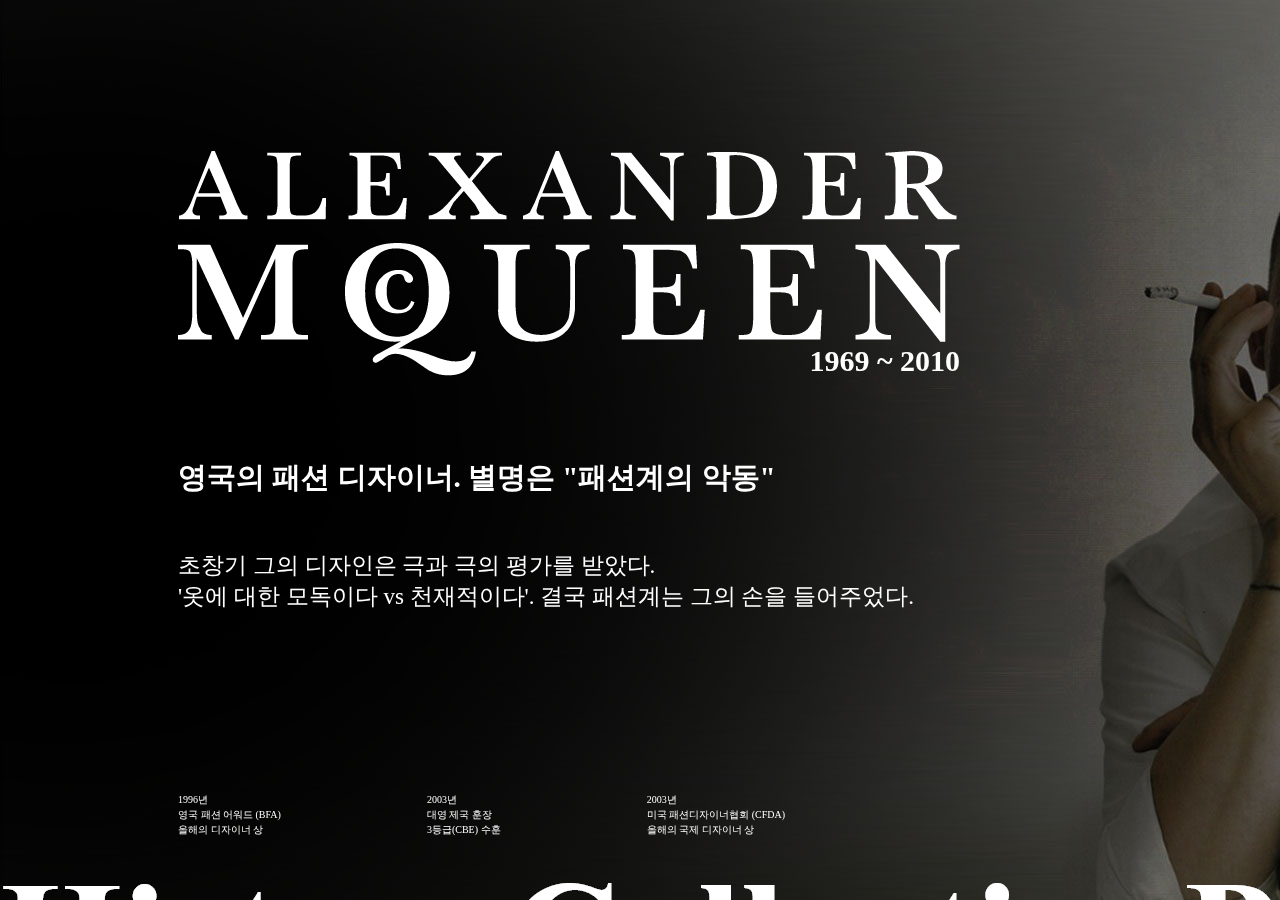
<file: index.html>
<!DOCTYPE html>
<html lang="ko">
<head>
    <meta charset="UTF-8">
    <meta http-equiv="X-UA-Compatible" content="IE=edge">
    <meta name="viewport" content="width=device-width, initial-scale=1.0">
    <title>McQueen</title>
    <link rel="stylesheet" href="index_master.css">
    <link rel="preconnect" href="https://fonts.googleapis.com">
    <link rel="preconnect" href="https://fonts.gstatic.com" crossorigin>
    <link href="https://fonts.googleapis.com/css2?family=Playfair+Display:ital,wght@0,400;0,500;0,600;0,700;0,800;0,900;1,400;1,500;1,600;1,700;1,800;1,900&display=swap" rel="stylesheet">
</head>
<body>
    <div class="wrap">
        <div class="textbox">
            <div class="logo">
                <img src="main_img/logo.png" alt="logo">
            </div>
            <div class="tx0">
                1969 ~ 2010
            </div>
            <div class="kor">
                <div class="tx1">
                영국의 패션 디자이너. 별명은 "패션계의 악동"
                </div>
                <div class="tx2">
                    초창기 그의 디자인은 극과 극의 평가를 받았다.
                    <br>
                    '옷에 대한 모독이다 vs 천재적이다'.  결국 패션계는 그의 손을 들어주었다.
                </div>
                    <div class="flex">
                        <div>1996년<br>
                            영국 패션 어워드 (BFA)<br>
                            올해의 디자이너 상
                        </div>
                        <div>
                            2003년<br>
                            대영 제국 훈장<br>
                            3등급(CBE) 수훈
                        </div>
                        <div>
                            2003년<br>
                            미국 패션디자이너협회 (CFDA)<br>
                            올해의 국제 디자이너 상
                        </div>
                    </div>
                </div>
        </div>
        <div class="menu">
            <a href="sub01.html"><img src="main_img/History.png" alt=""></a>
            <a href="sub02.html"><img src="main_img/Collection.png" alt=""></a>
            <a href="sub03.html"><img src="main_img/Philosophy.png" alt=""></a>
        </div>
    </div>  
</body>
</html>
</file>
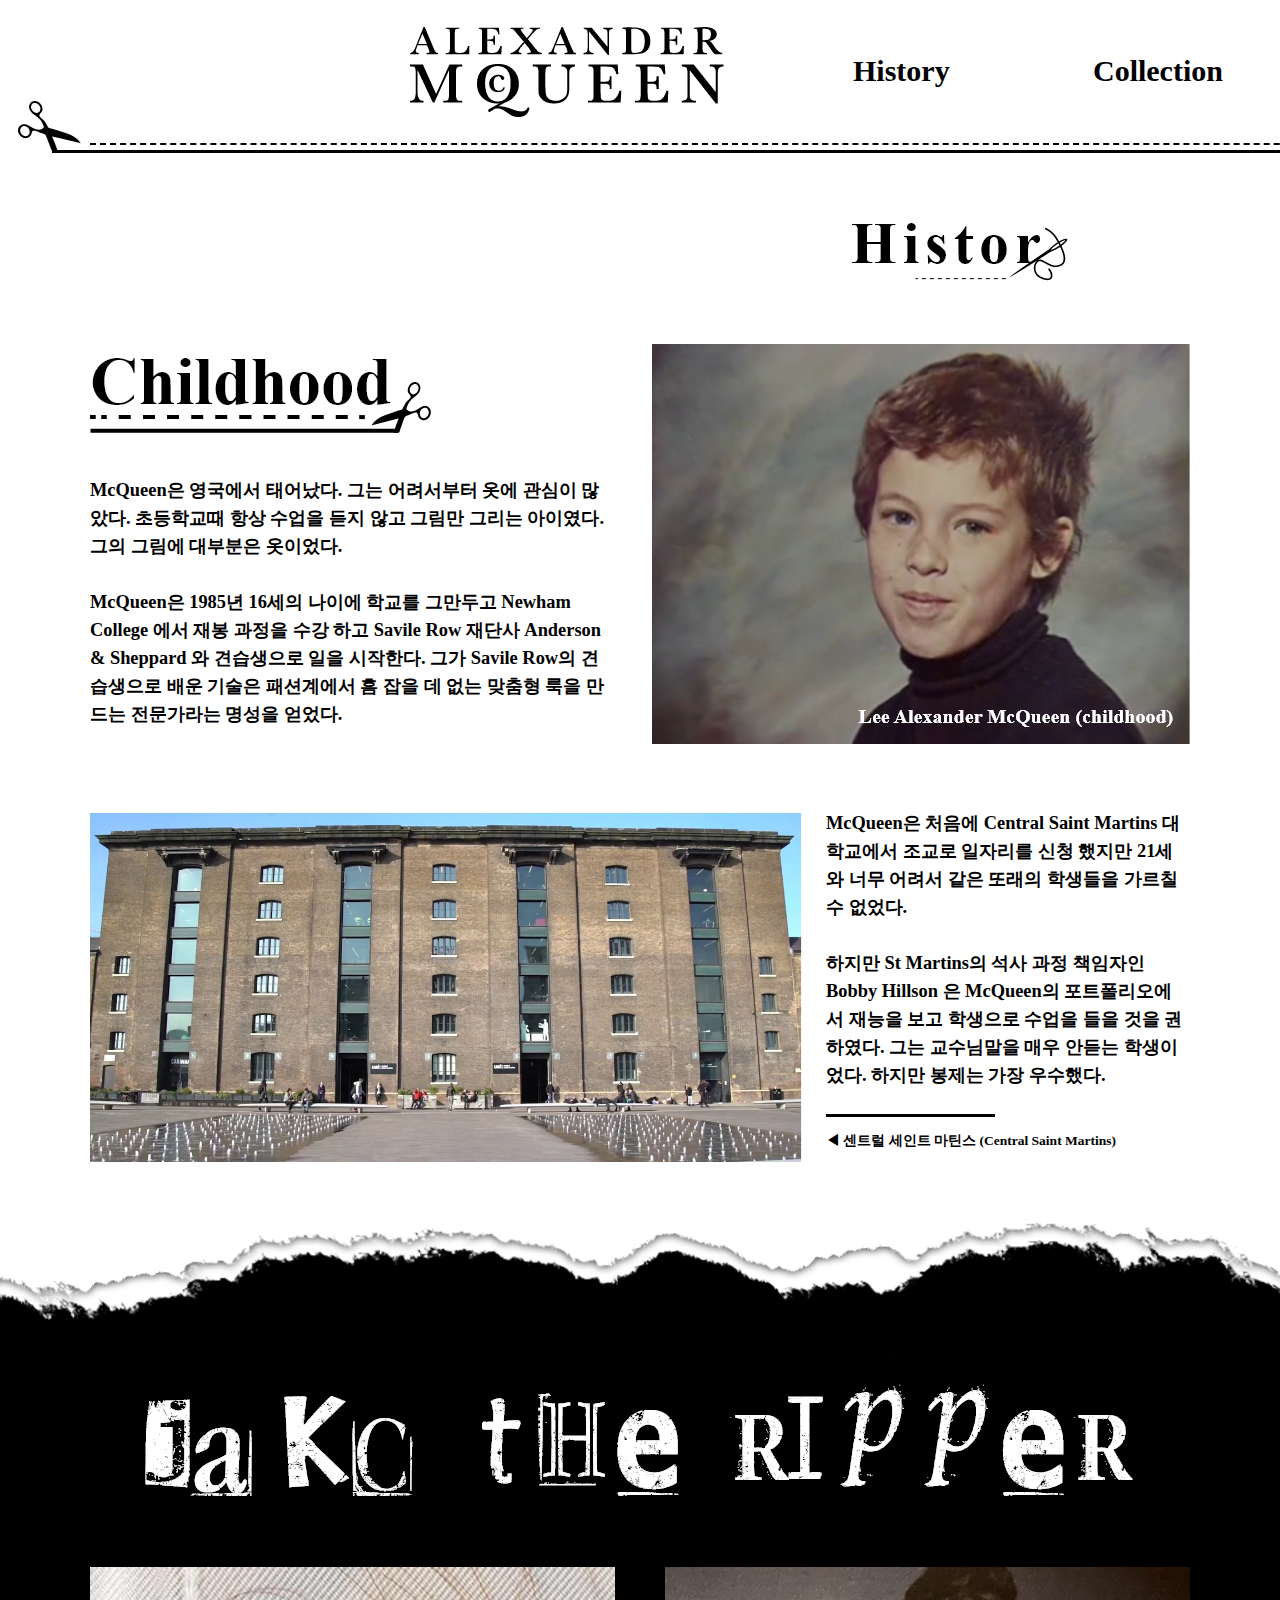
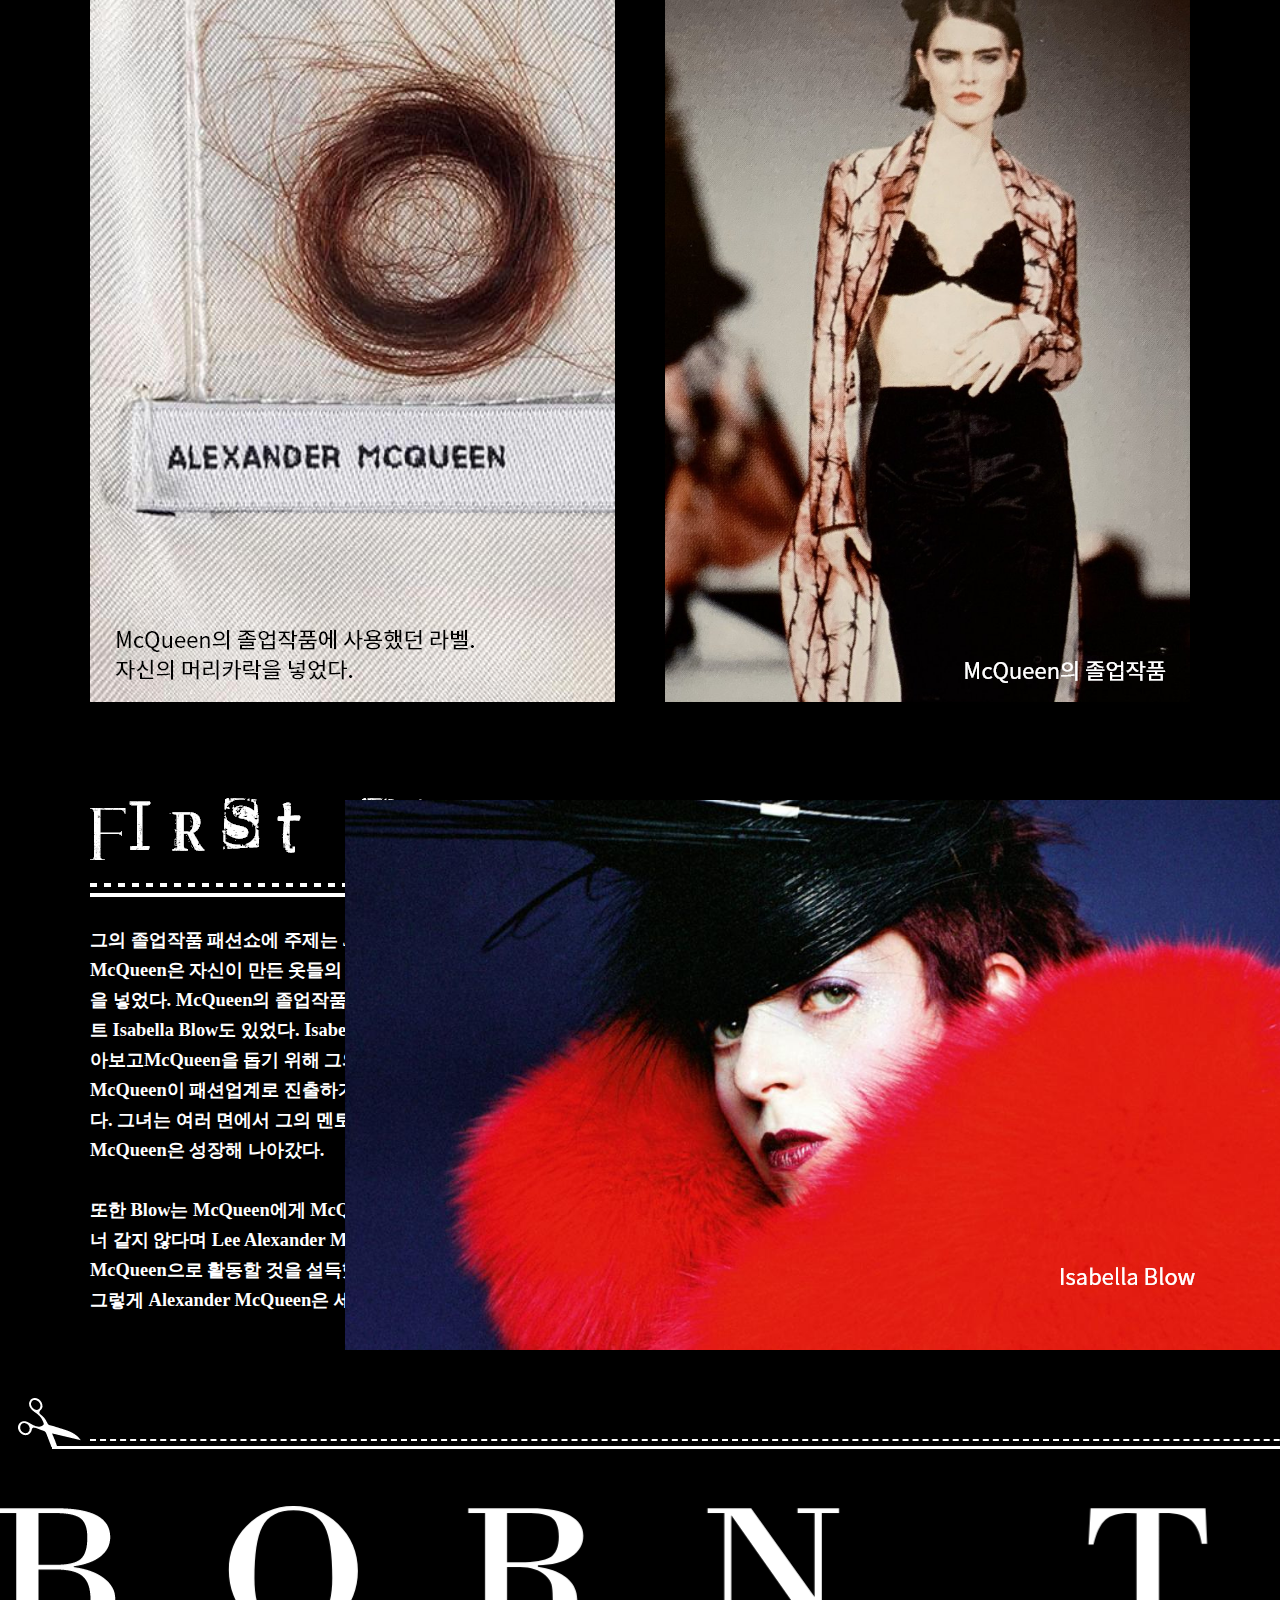
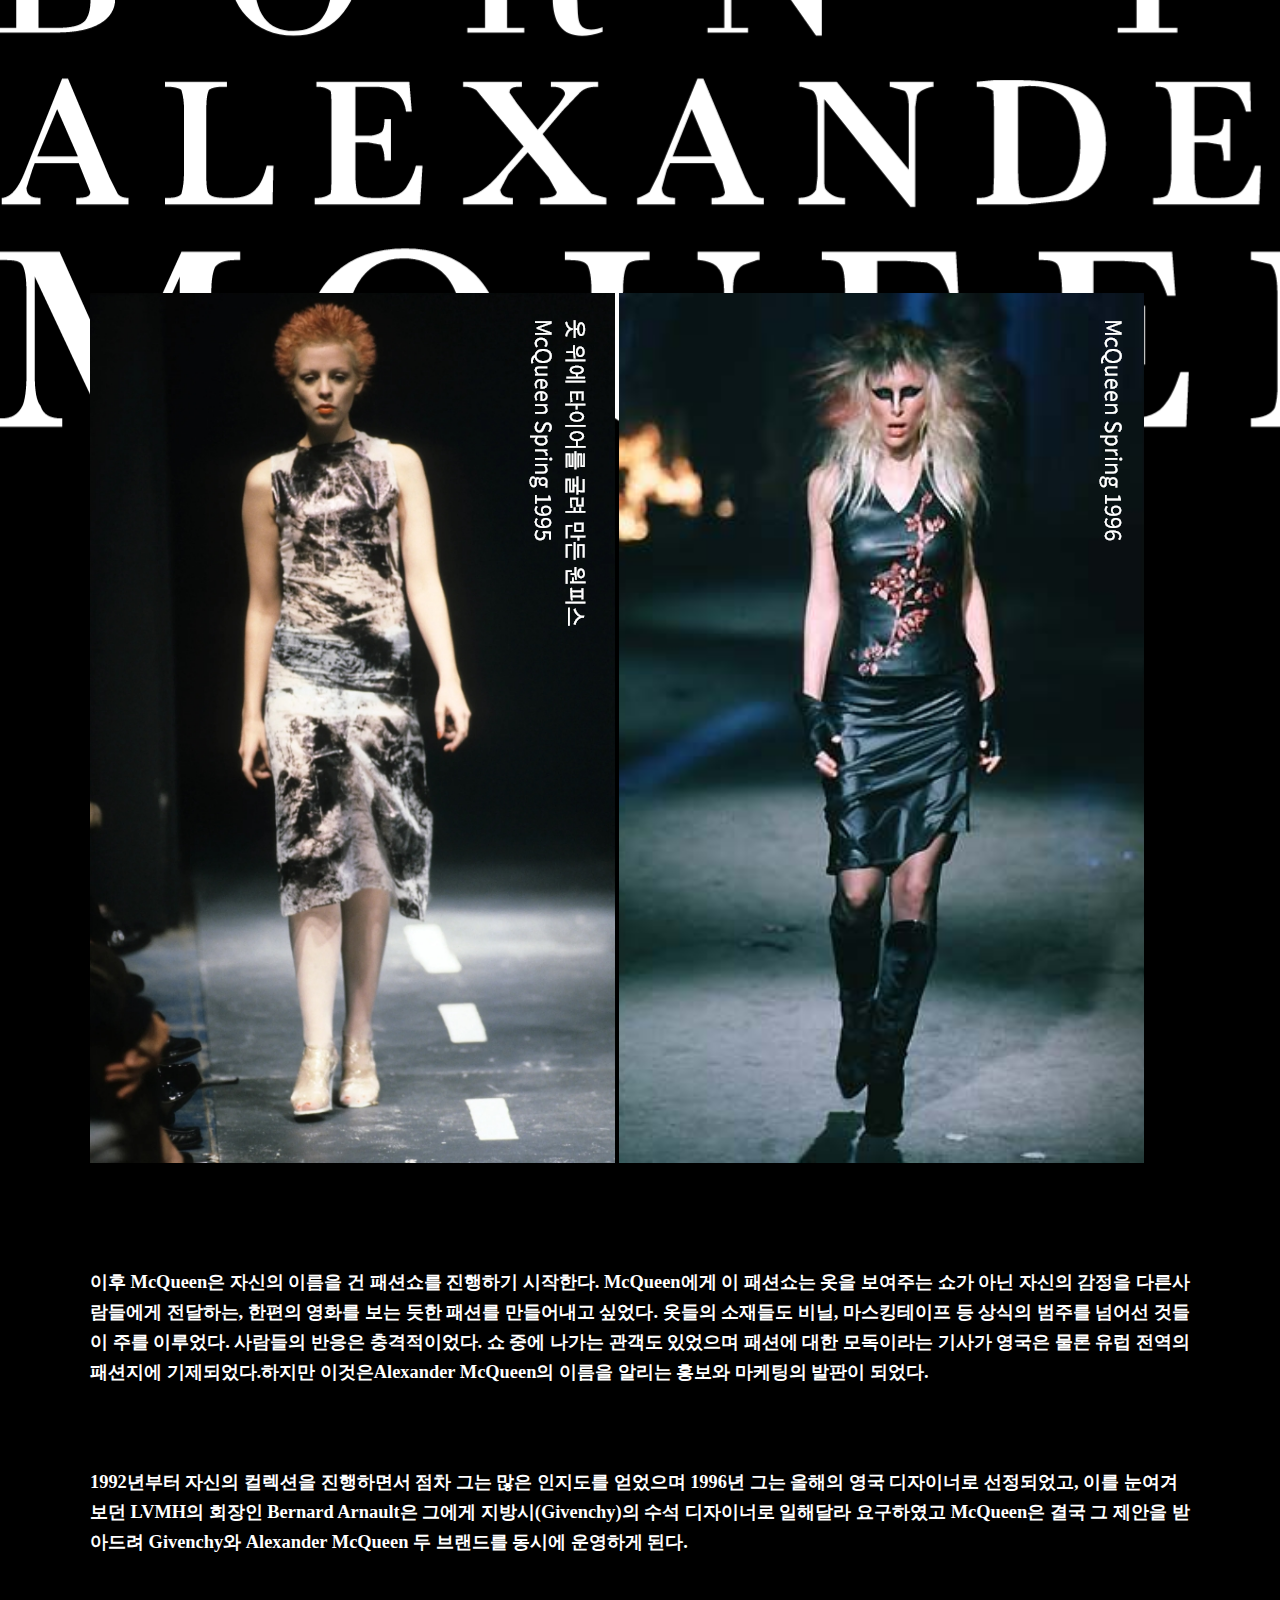
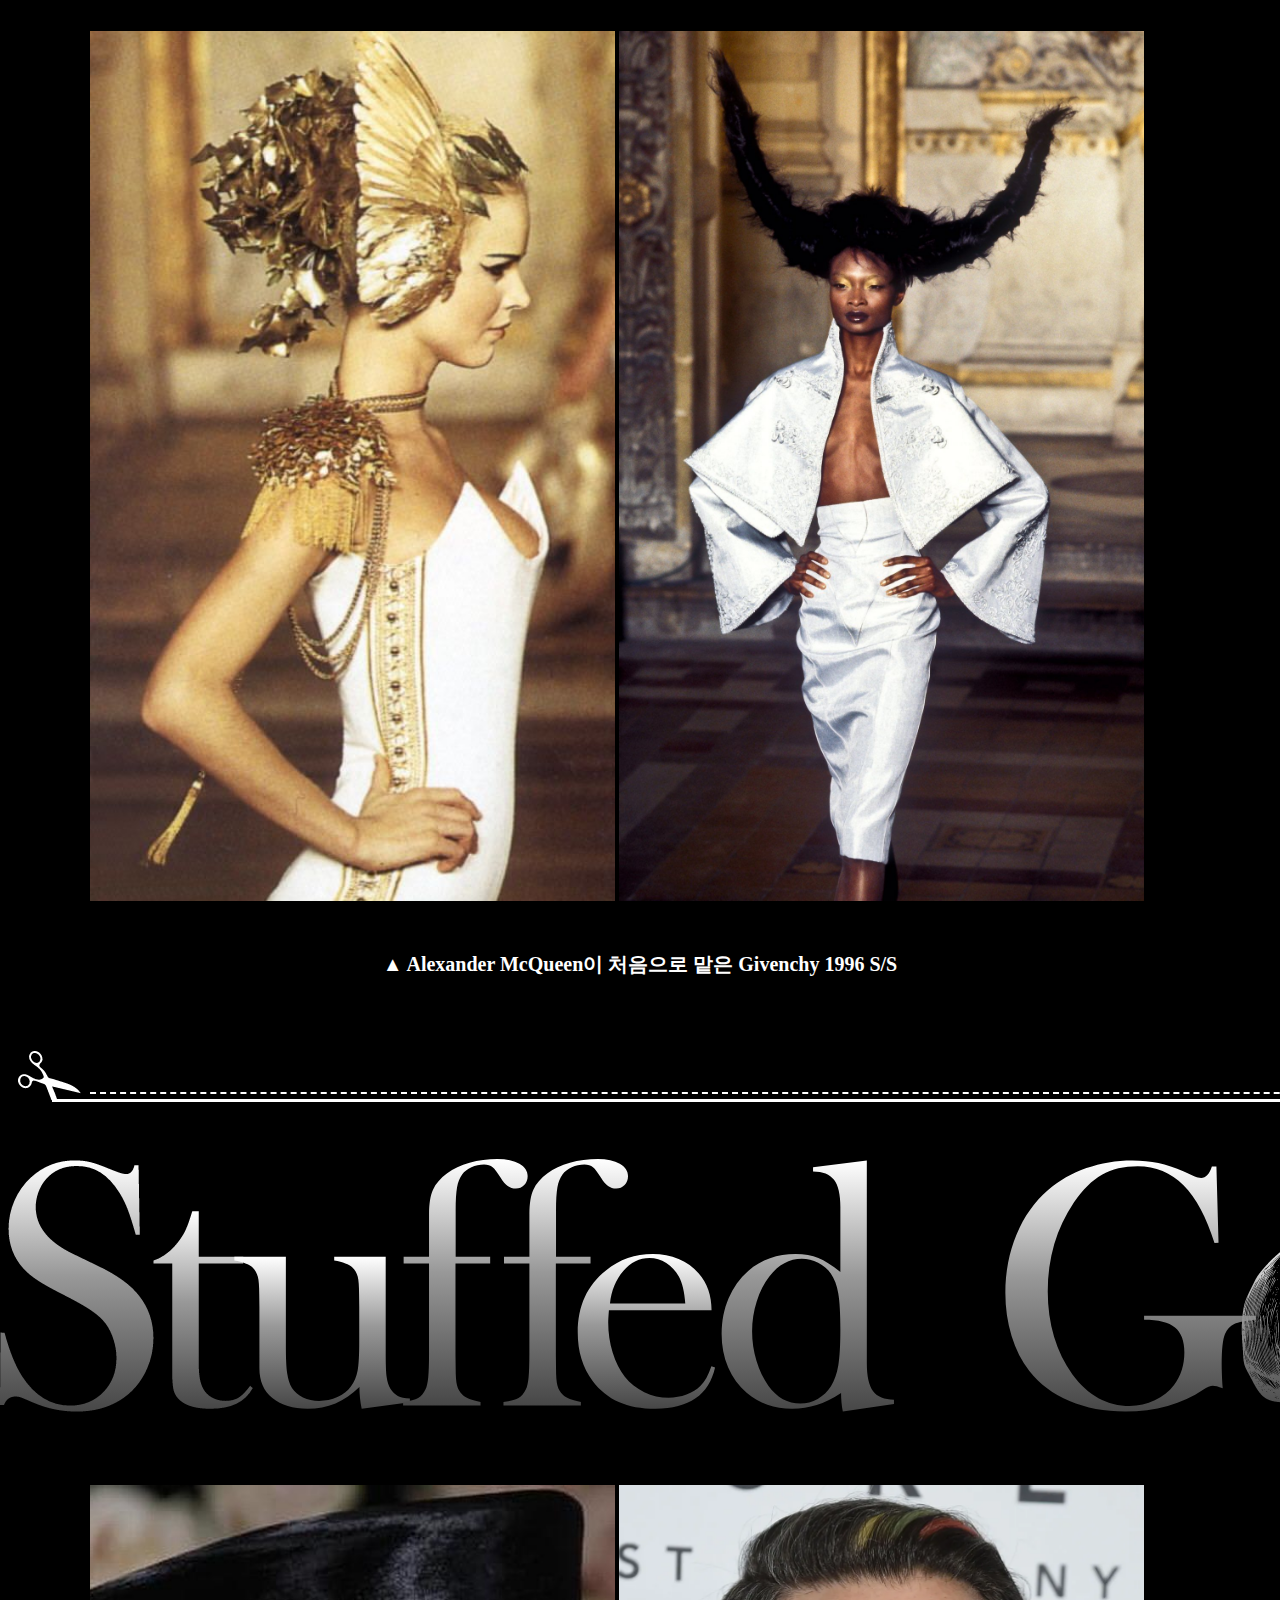
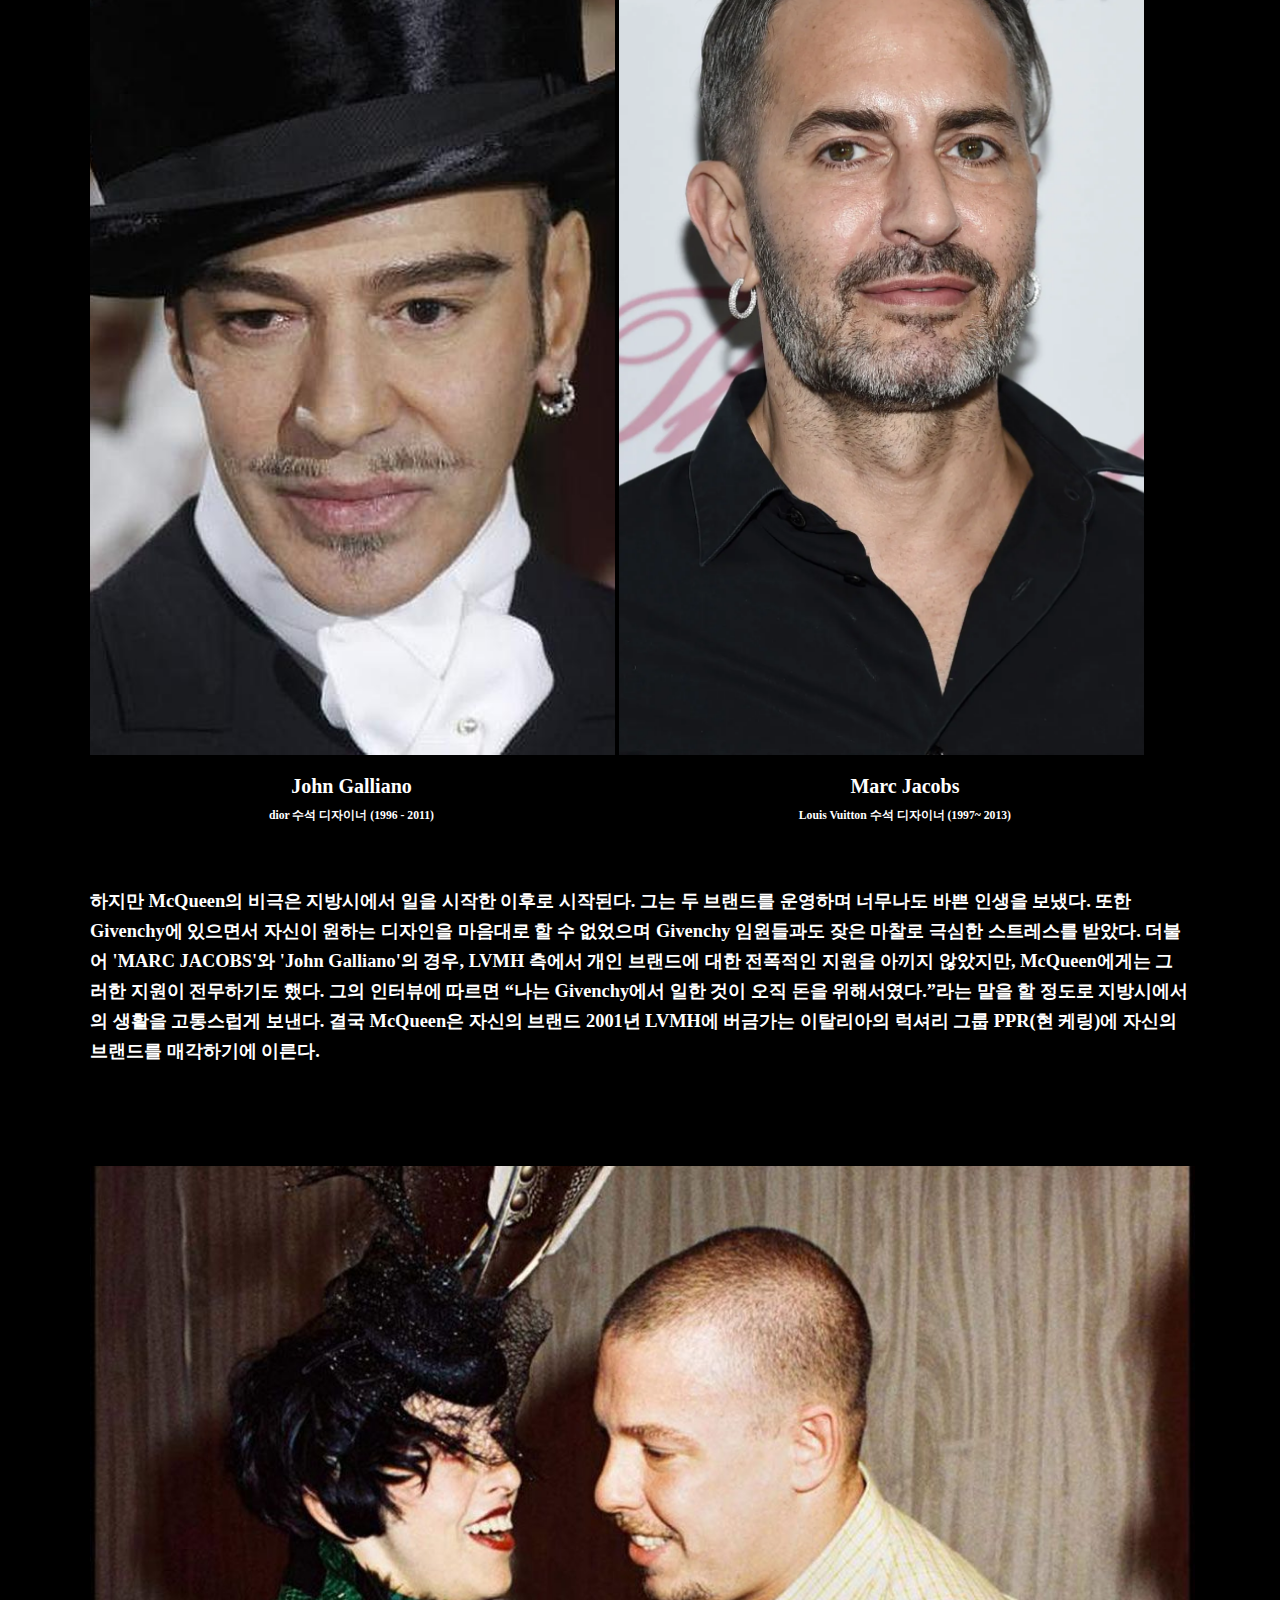
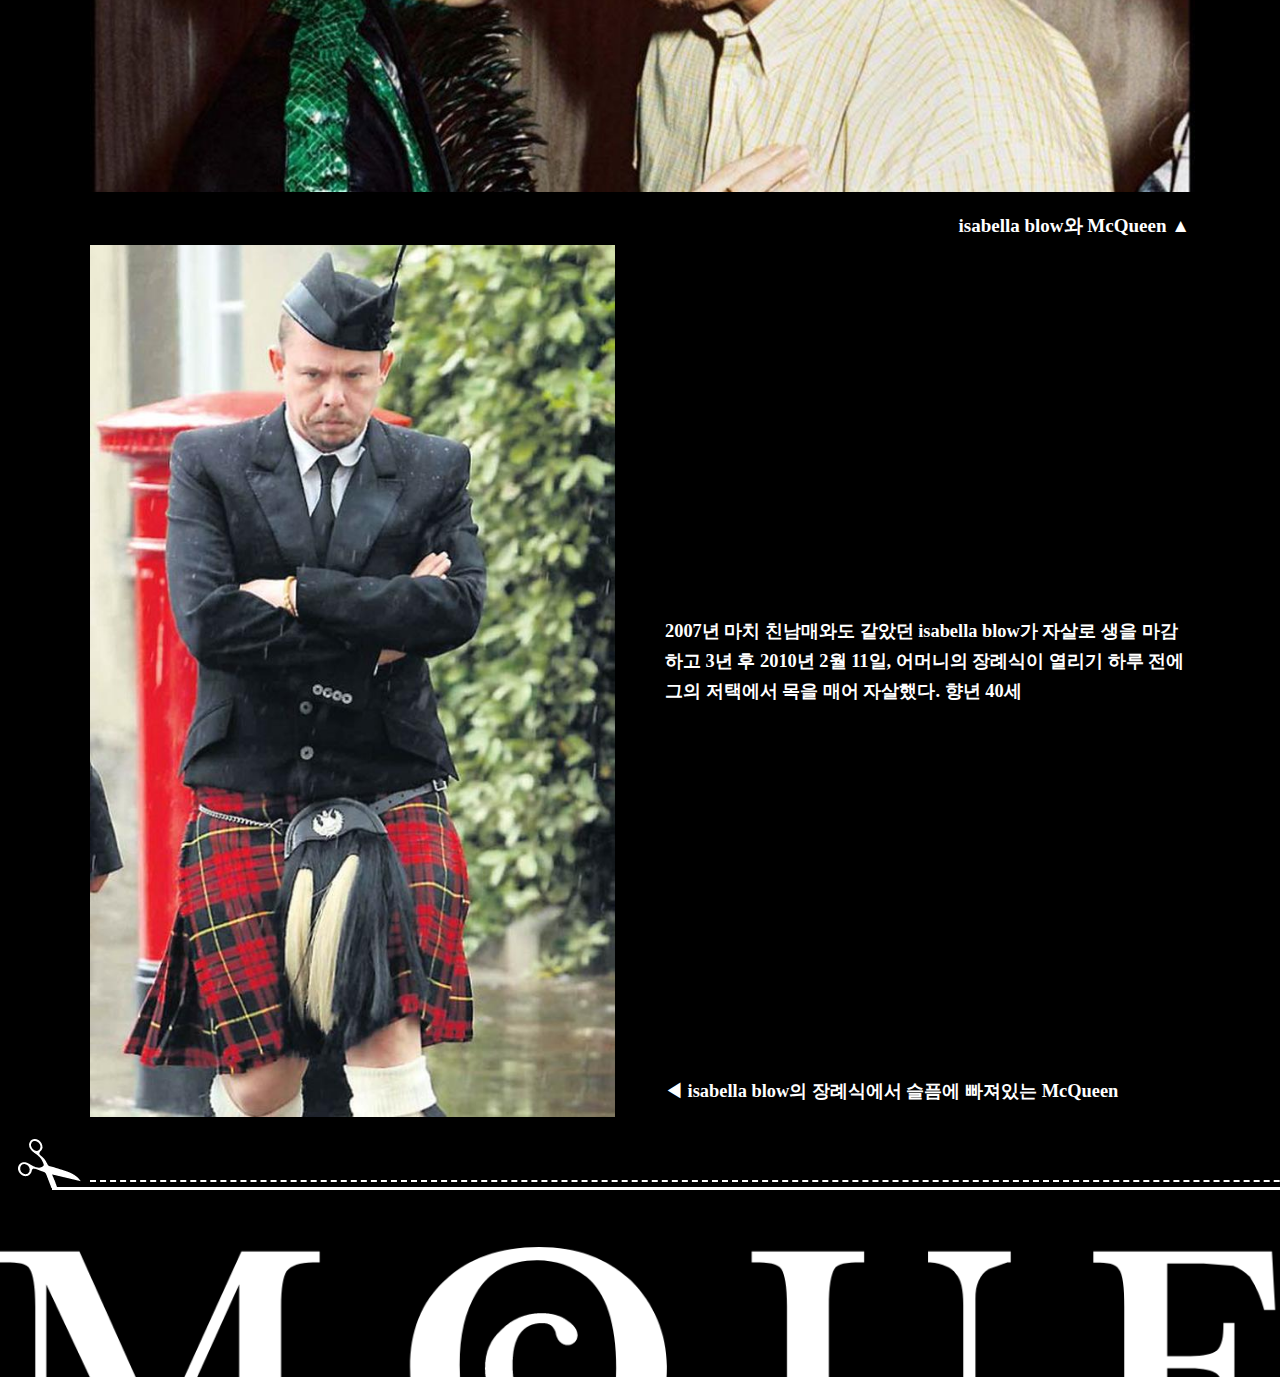
<file: sub01.html>
<!DOCTYPE html>
<html lang="ko">
<head>
    <meta charset="UTF-8">
    <meta http-equiv="X-UA-Compatible" content="IE=edge">
    <meta name="viewport" content="width=device-width, initial-scale=1.0">
    <title>History Of McQueen</title>
    <link rel="stylesheet" href="sub01_master.css">
</head>
<body>
    <div class="section">
    <!--상단메뉴 01-->
    <div class="topmenu">
            <div class="McQueenlogo">
                <a href="index.html">
                <img src="sub01_img/logoblack.png" alt="로고"></a>
            </div>
            <div class="xx">
                <img src="sub01_img/xx.png" alt="가위"></div>
            <div class="line">
                <hr class='hr-solid'/>     
                <hr class='hr-dashed'/>
            </div>
            <div class="menu">
                <a href="sub01.html"><div>History</div></a>
                <a href="sub02.html"><div>Collection</div></a>
                <a href="sub03.html"><div>Philosophy</div></a>
            </div>
    </div>
    <!--상단메뉴 01-->
    <!--본문 01-->
    <div class="his">
        <img src="sub01_img/tit1.png" alt="tit1">
    </div>
    <div class="childhood">
        <div class="child">
            <img src="sub01_img/tit2.png" alt="tit2">
        </div>
        <div class="mcchild">
            <img src="sub01_img/img1.png" alt="">
        </div>
        <div class="childtx">
            <h1>
                McQueen은 영국에서 태어났다. 그는 어려서부터 옷에 관심이 많았다. 초등학교때 항상 수업을 듣지 않고 그림만 그리는 아이였다. 그의 그림에 대부분은 옷이었다.
<br>
<br>
                McQueen은 1985년 16세의 나이에 학교를 그만두고 Newham College 에서 재봉 과정을 수강 하고 Savile Row 재단사 Anderson & Sheppard 와 견습생으로 일을 시작한다. 그가 Savile Row의 견습생으로 배운 기술은 패션계에서 흠 잡을 데 없는 맞춤형 룩을 만드는 전문가라는 명성을 얻었다.
            </h1>
        </div>
        <div class="College">
            <img src="sub01_img/img2.png" alt="College">
        </div>
        <div class="childtx2">
            <h1>
            McQueen은 처음에 Central Saint Martins 대학교에서 조교로 일자리를 신청 했지만 21세와 너무 어려서 같은 또래의 학생들을 가르칠 수 없었다. 
<br>
<br>
            하지만 St Martins의 석사 과정 책임자인 Bobby Hillson 은  McQueen의 포트폴리오에서 재능을 보고 학생으로 수업을 들을 것을 권하였다. 그는 교수님말을 매우 안듣는 학생이었다. 하지만 봉제는 가장 우수했다.
            </h1>
                <hr class='hr-solidd'/>
            <div class="gg">
            <h2>
                ◀ 센트럴 세인트 마틴스 (Central Saint Martins)
            </h2>
            </div>
            <div class="ggg">
                <h2>
                    이 대학은 유럽에서 가장 큰 규모의 예술대학인 런던 예술대학교 를 구성하는 6개의 칼리지 중 하나이다.
                </h2>
                </div>
        </div>
    </div>
    <!--본문 02-->
    <div class="paper"></div>
    <div class="black">
        <div class="wrap">
            <div class="jack">
                <img src="sub01_img/tit3.png" alt="jack">
            </div>
            <div class="ja">
                <div class="ja1">
                    <img src="sub01_img/img3.png" alt="">
                </div>
                <div class="ja2">
                    <img src="sub01_img/img4.png" alt="">
                </div>
            </div>
            <div class="fs">
                <div class="fs1">
                    <div class="fsti">
                        <img src="sub01_img/tit4.png" alt="">
                    </div>
                    <div class="fstx">
                        <h1>
                            그의 졸업작품 패션쇼에 주제는 Jack the Ripper였다.
                            이 쇼에서 McQueen은 자신이 만든 옷들의 라벨에 McQueen본인의 머리카락을 넣었다. McQueen의 졸업작품을 본 사람들 중 패션 스타일리스트 Isabella Blow도 있었다. Isabella Blow는 McQueen의 재능을 알아보고McQueen을 돕기 위해 그의 컬렉션 전체를 구입하며 McQueen이 패션업계로 진출하기 위한 길을 닦는 데 도움을 주었다. 그녀는 여러 면에서 그의 멘토였으며 가까운 우정으로 McQueen은 성장해 나아갔다.
                            <br>
                            <br>
                            또한 Blow는 McQueen에게 McQueen의 중간 이름인 Lee가 디자이너 같지 않다며 Lee Alexander McQueen이 아닌 Alexander McQueen으로 활동할 것을 설득했다.
                            <br>
                            그렇게 Alexander McQueen은 세상에 탄생하였다.
                        </h1>
                    </div>
                </div>    
            </div>
        </div>
                <div class="isa">
                    <img src="sub01_img/img5.png" alt="">
                </div>
                <div class="wline1">
                    <hr class='whr-solid'/>     
                    <hr class='whr-dashed'/>
                </div>
                <div class="wx"><img src="sub01_img/wx.png" alt=""></div>
                <div class="born"></div>
                <!--본문 03-->
        <div class="wrap">
            <div class="bornimg">
                <img src="sub01_img/img6.png" alt="">
                <img src="sub01_img/img7.png" alt="">
            </div>
            <div class="botx1">
                <h1>
                이후 McQueen은 자신의 이름을 건 패션쇼를 진행하기 시작한다. McQueen에게 이 패션쇼는 옷을 보여주는 쇼가 아닌 자신의 감정을 다른사람들에게 전달하는, 한편의 영화를 보는 듯한 패션를 만들어내고 싶었다. 옷들의 소재들도 비닐, 마스킹테이프 등 상식의 범주를 넘어선 것들이 주를 이루었다. 사람들의 반응은 충격적이었다. 쇼 중에 나가는 관객도 있었으며 패션에 대한 모독이라는 기사가 영국은 물론 유럽 전역의 패션지에 기제되었다.하지만 이것은Alexander McQueen의 이름을 알리는 홍보와 마케팅의 발판이 되었다.
                </h1>
            </div>
            <div class="botx2">
                <h1>
                    1992년부터 자신의 컬렉션을 진행하면서 점차 그는 많은 인지도를 얻었으며 1996년 그는 올해의 영국 디자이너로 선정되었고, 이를 눈여겨 보던 LVMH의 회장인 Bernard Arnault은 그에게 지방시(Givenchy)의 수석 디자이너로 일해달라 요구하였고 McQueen은 결국 그 제안을 받아드려 Givenchy와 Alexander McQueen 두 브랜드를 동시에 운영하게 된다. 
                </h1>
            </div>
            <div class="bornimg2">
                <img src="sub01_img/img8.png" alt="">
                <img src="sub01_img/img9.png" alt="">
            </div>
            <div class="botx3">
                <h1>
                ▲ Alexander McQueen이 처음으로 맡은 Givenchy 1996 S/S
                </h1>
            </div>
        </div>
        <div class="wline2">
            <hr class='w2hr-solid'/>     
            <hr class='w2hr-dashed'/>
        </div>
        <div class="wx2"><img src="sub01_img/wx.png" alt=""></div>
        <!--본문 04-->
        <div class="stuf">
            <img src="sub01_img/tit6.png" alt="">
        </div>
        <div class="wrap">
            <div class="stimg1">
                <img src="sub01_img/img10.png" alt="">
                <img src="sub01_img/img11.png" alt="">
                <div class="sttx">
                    <div class="jtx">
                        <h1>
                            John Galliano 
                        </h1>
                        <h3>
                            dior 수석 디자이너 (1996 - 2011)
                        </h3>
                    </div>
                    <div class="mtx">
                        <h1>
                            Marc Jacobs
                        </h1>
                        <h3>
                            Louis Vuitton 수석 디자이너 (1997~ 2013)
                        </h3>
                    </div>
                </div>
            </div>
            <div class="stx">
                <h1>
                하지만 McQueen의 비극은 지방시에서 일을 시작한 이후로 시작된다. 그는 두 브랜드를 운영하며 너무나도 바쁜 인생을 보냈다. 또한 Givenchy에 있으면서 자신이 원하는 디자인을 마음대로 할 수 없었으며 Givenchy 임원들과도 잦은 마찰로 극심한 스트레스를 받았다. 더불어 'MARC JACOBS'와 'John Galliano'의 경우, LVMH 측에서 개인 브랜드에 대한 전폭적인 지원을 아끼지 않았지만, McQueen에게는 그러한 지원이 전무하기도 했다. 그의 인터뷰에 따르면 “나는 Givenchy에서 일한 것이 오직 돈을 위해서였다.”라는 말을 할 정도로 지방시에서의 생활을 고통스럽게 보낸다. 결국 McQueen은 자신의 브랜드 2001년 LVMH에 버금가는 이탈리아의 럭셔리 그룹 PPR(현 케링)에 자신의 브랜드를 매각하기에 이른다.
                </h1>
            </div>
            <div class="ismc1">
                <img src="sub01_img/506716-isabella-blow-et-alexander-mcqueen-950x0-2.png" alt="">
                <div class="ismctx">
                    <h1>
                    isabella blow와 McQueen ▲
                    </h1>
               </div>
            </div>
            <div class="sadmc">
                <img src="sub01_img/Isabellla_mcQueen.png" alt="">
                <div class="sadtx">
                    <h1>
                        2007년 마치 친남매와도 같았던 isabella blow가 자살로 생을 마감하고 3년 후 2010년 2월 11일, 어머니의 장례식이 열리기 하루 전에 그의 저택에서 목을 매어 자살했다. 향년 40세
                    </h1>
                    <div class="sadtxx">
                        <h1>
                            ◀  isabella blow의 장례식에서 슬픔에 빠져있는 McQueen
                        </h1>
                    </div>
                </div>
            </div>
        </div>
            <!--본문  끝-->
            <div class="wline3">
                <hr class='w3hr-solid'/>     
                <hr class='w3hr-dashed'/>
            </div>
            <div class="wx3"><img src="sub01_img/wx.png" alt=""></div>
            <div class="bottom">
            </div>
</div>
</body>
</html>
</file>
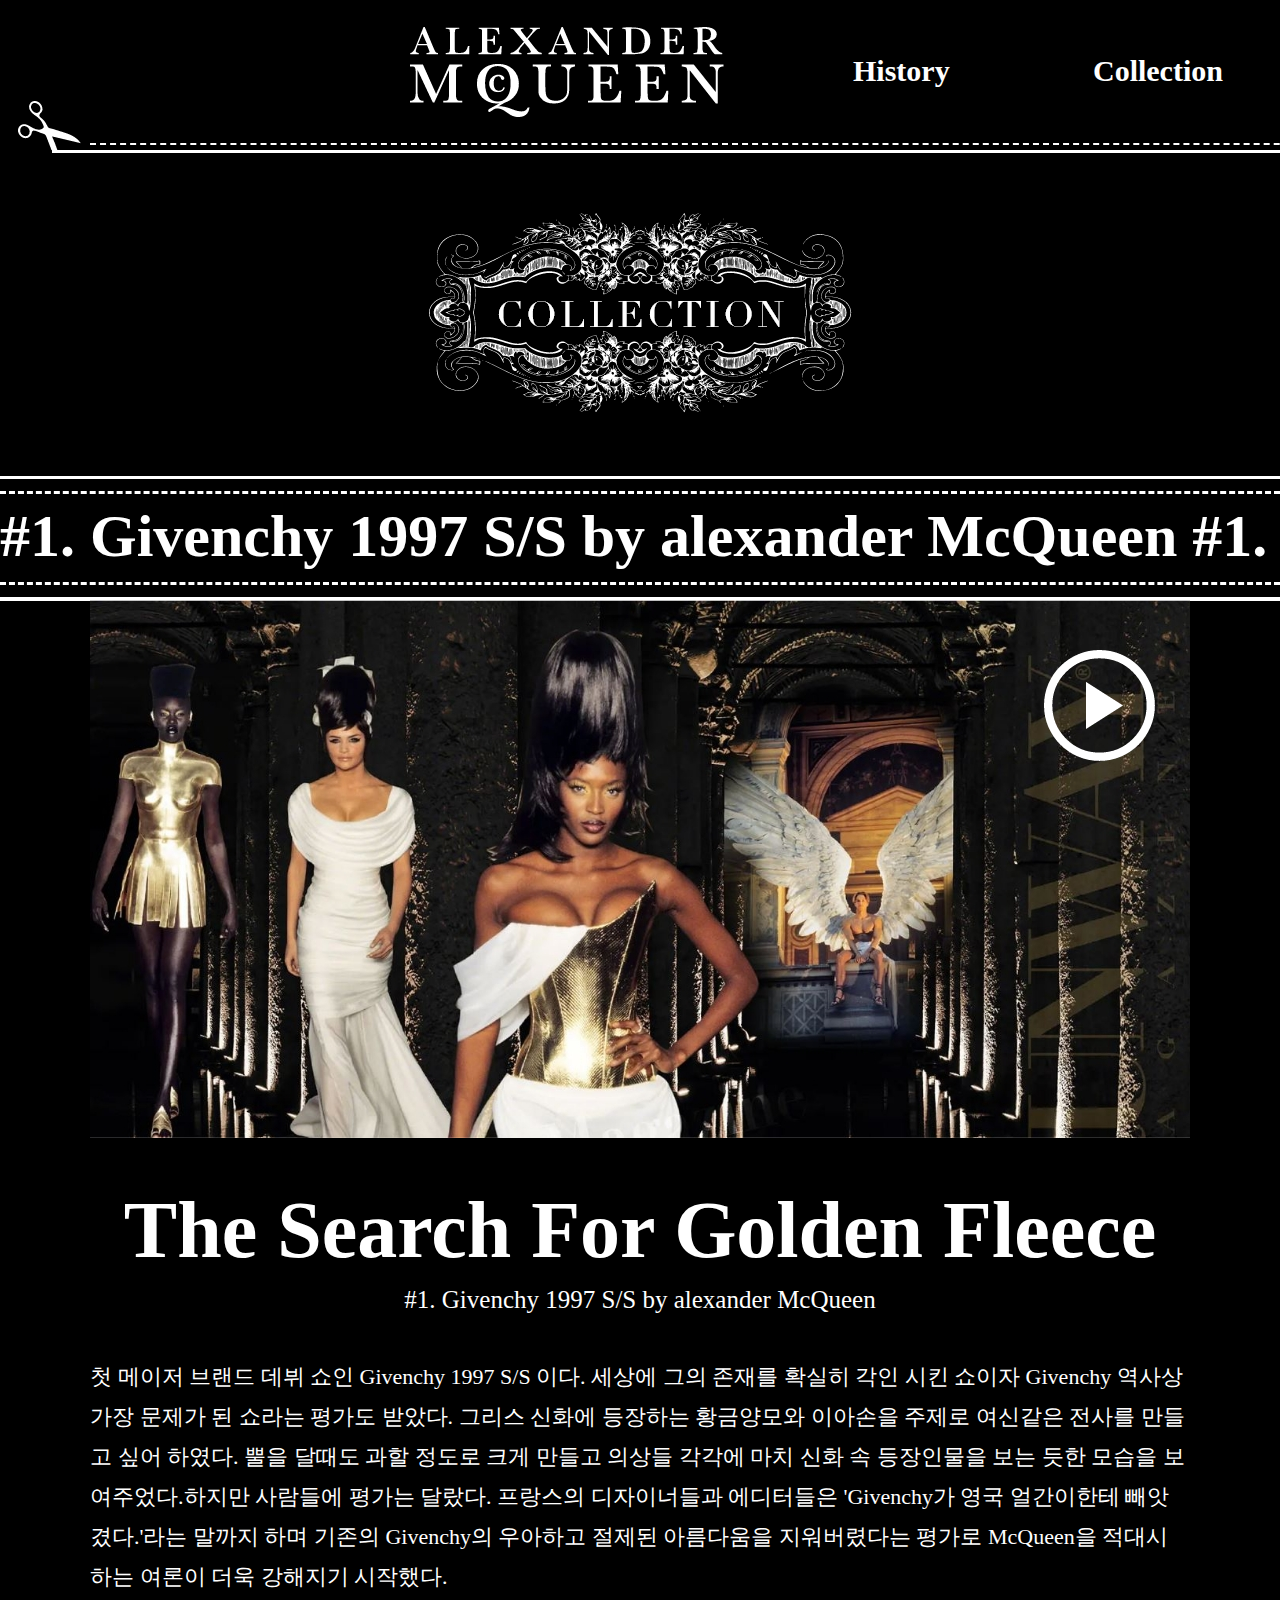
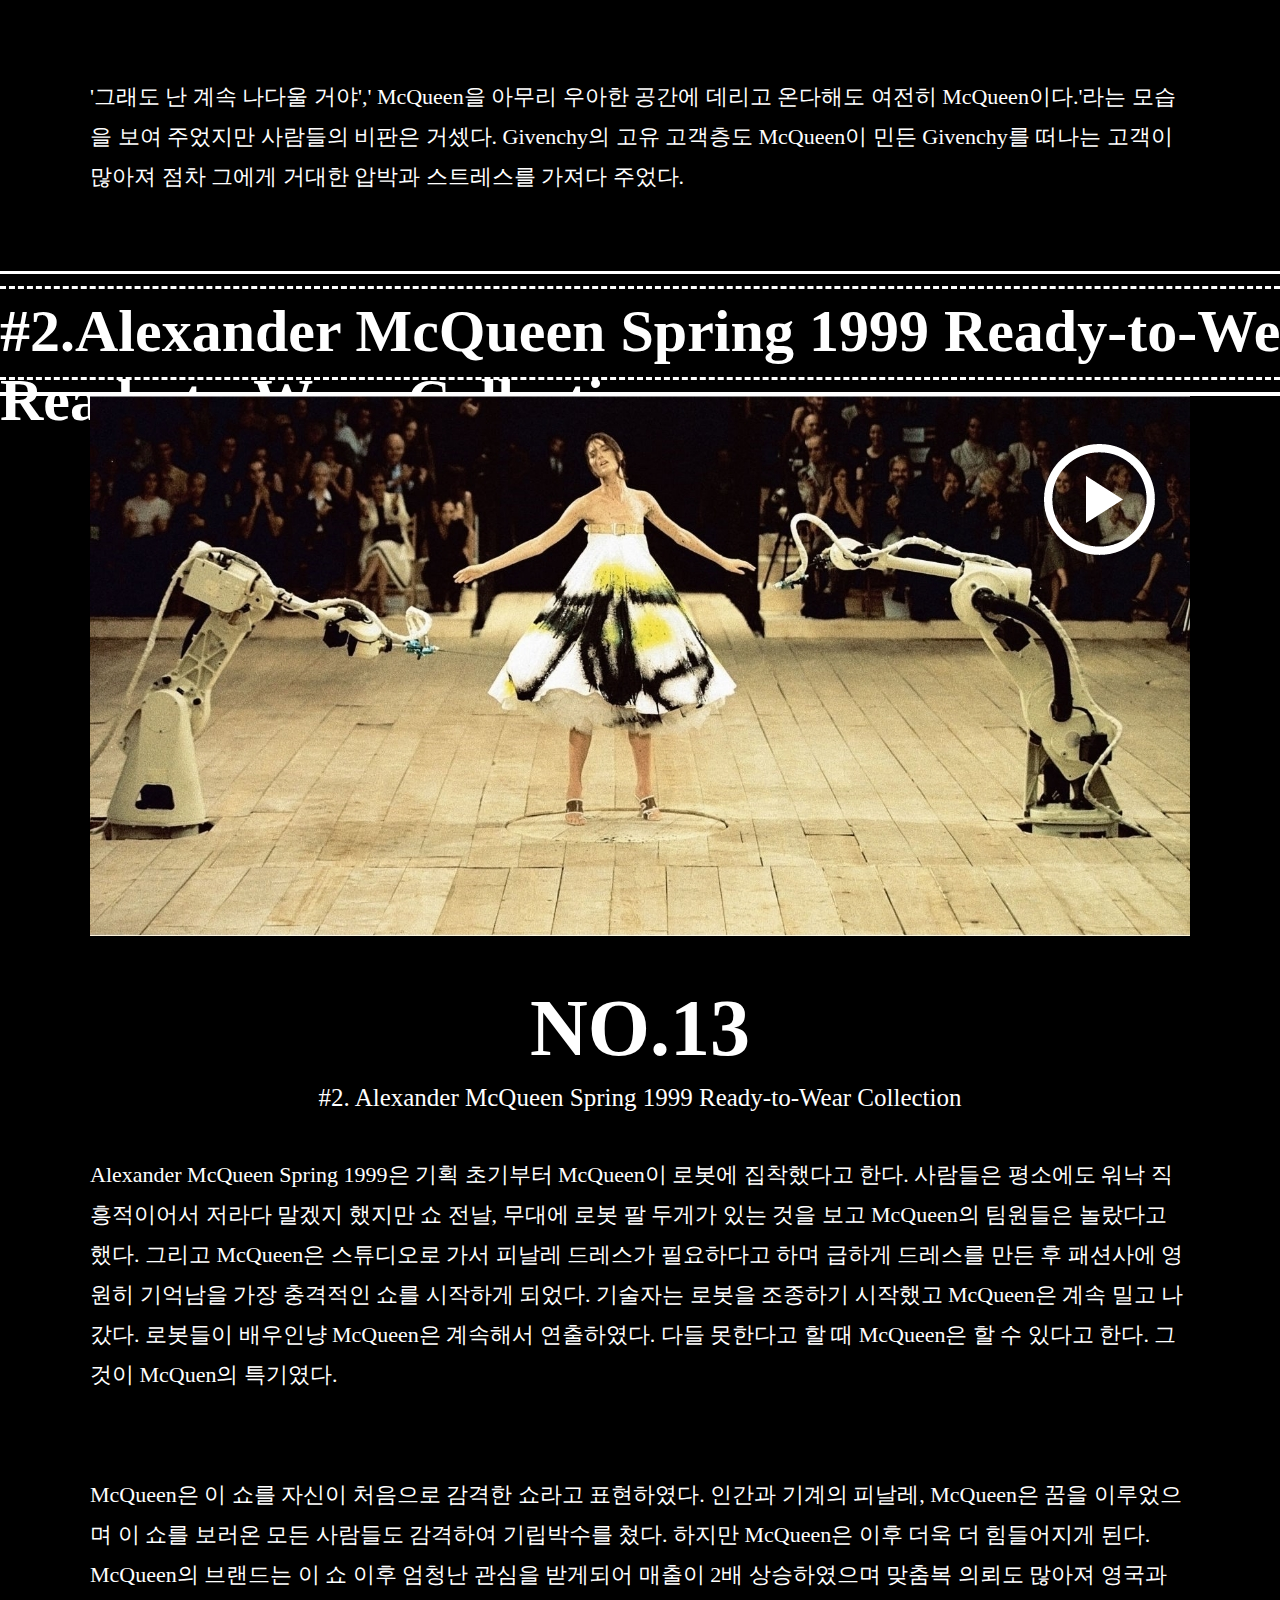
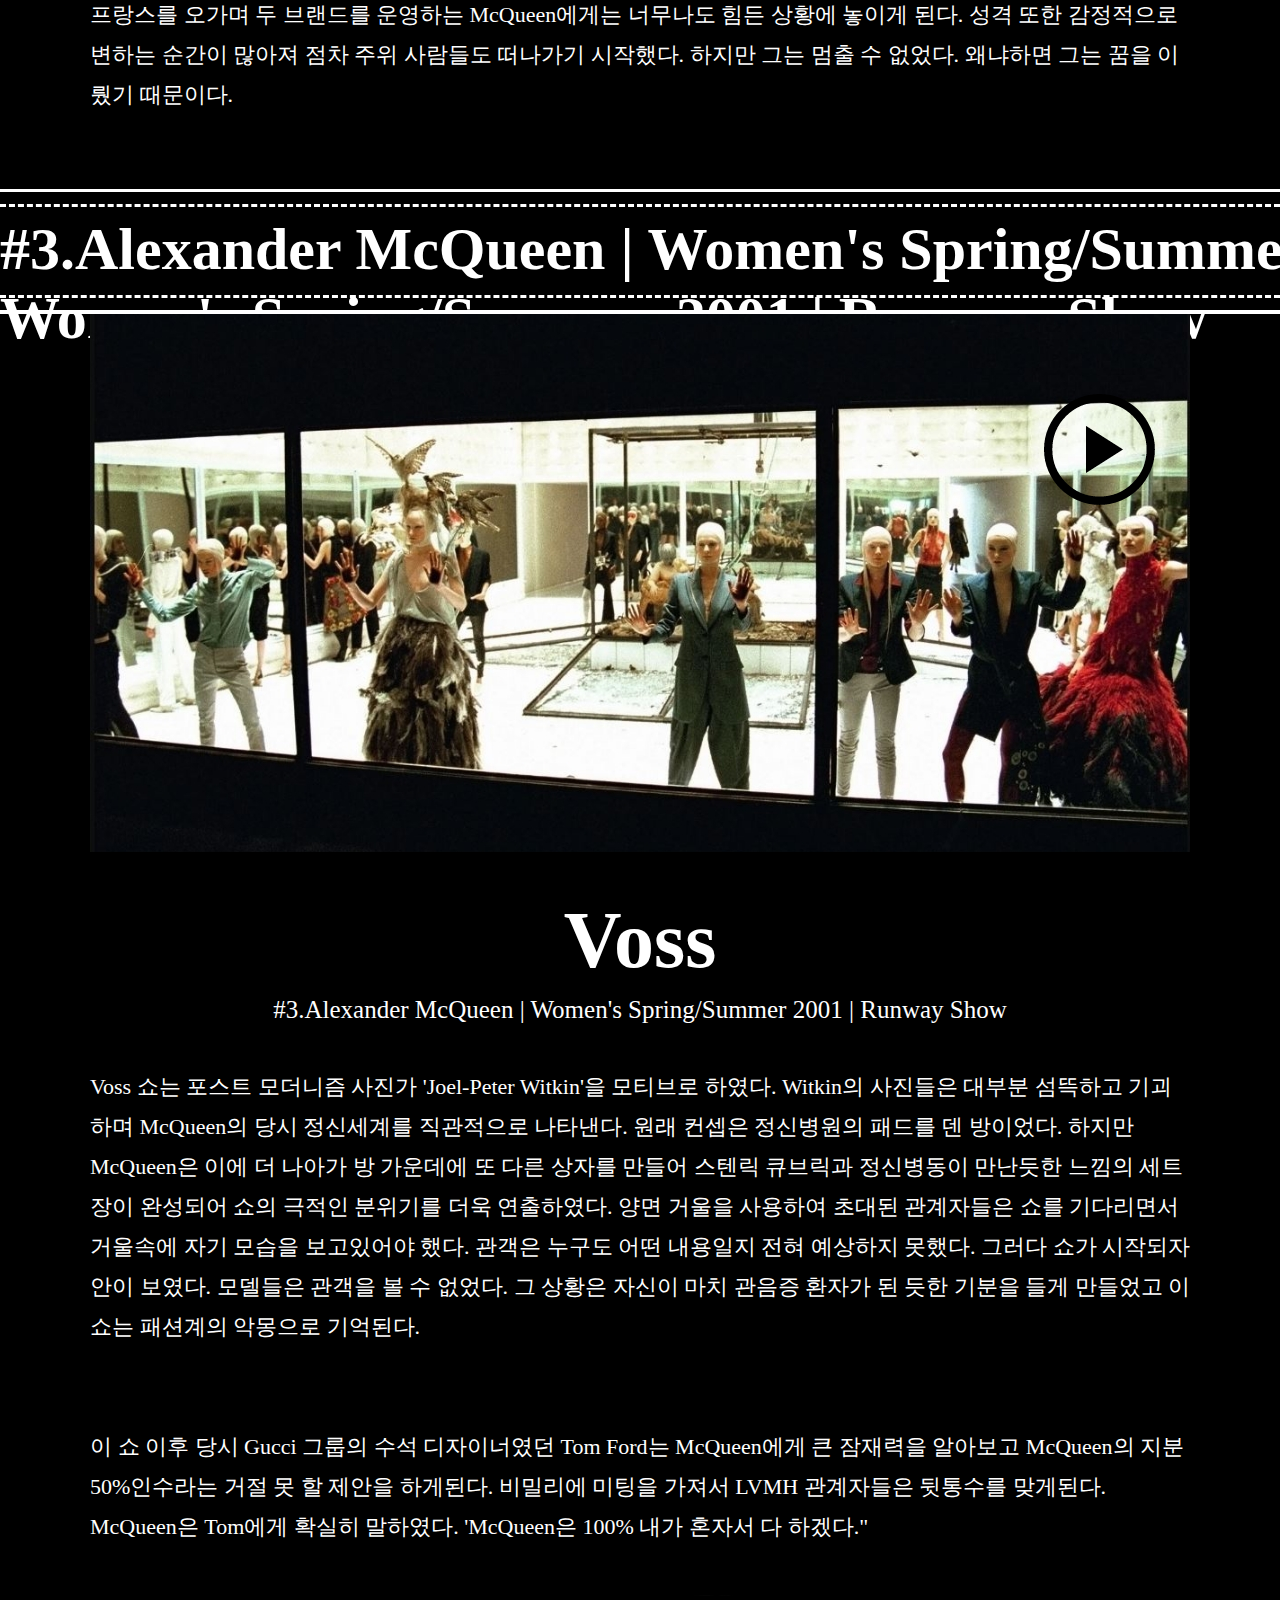
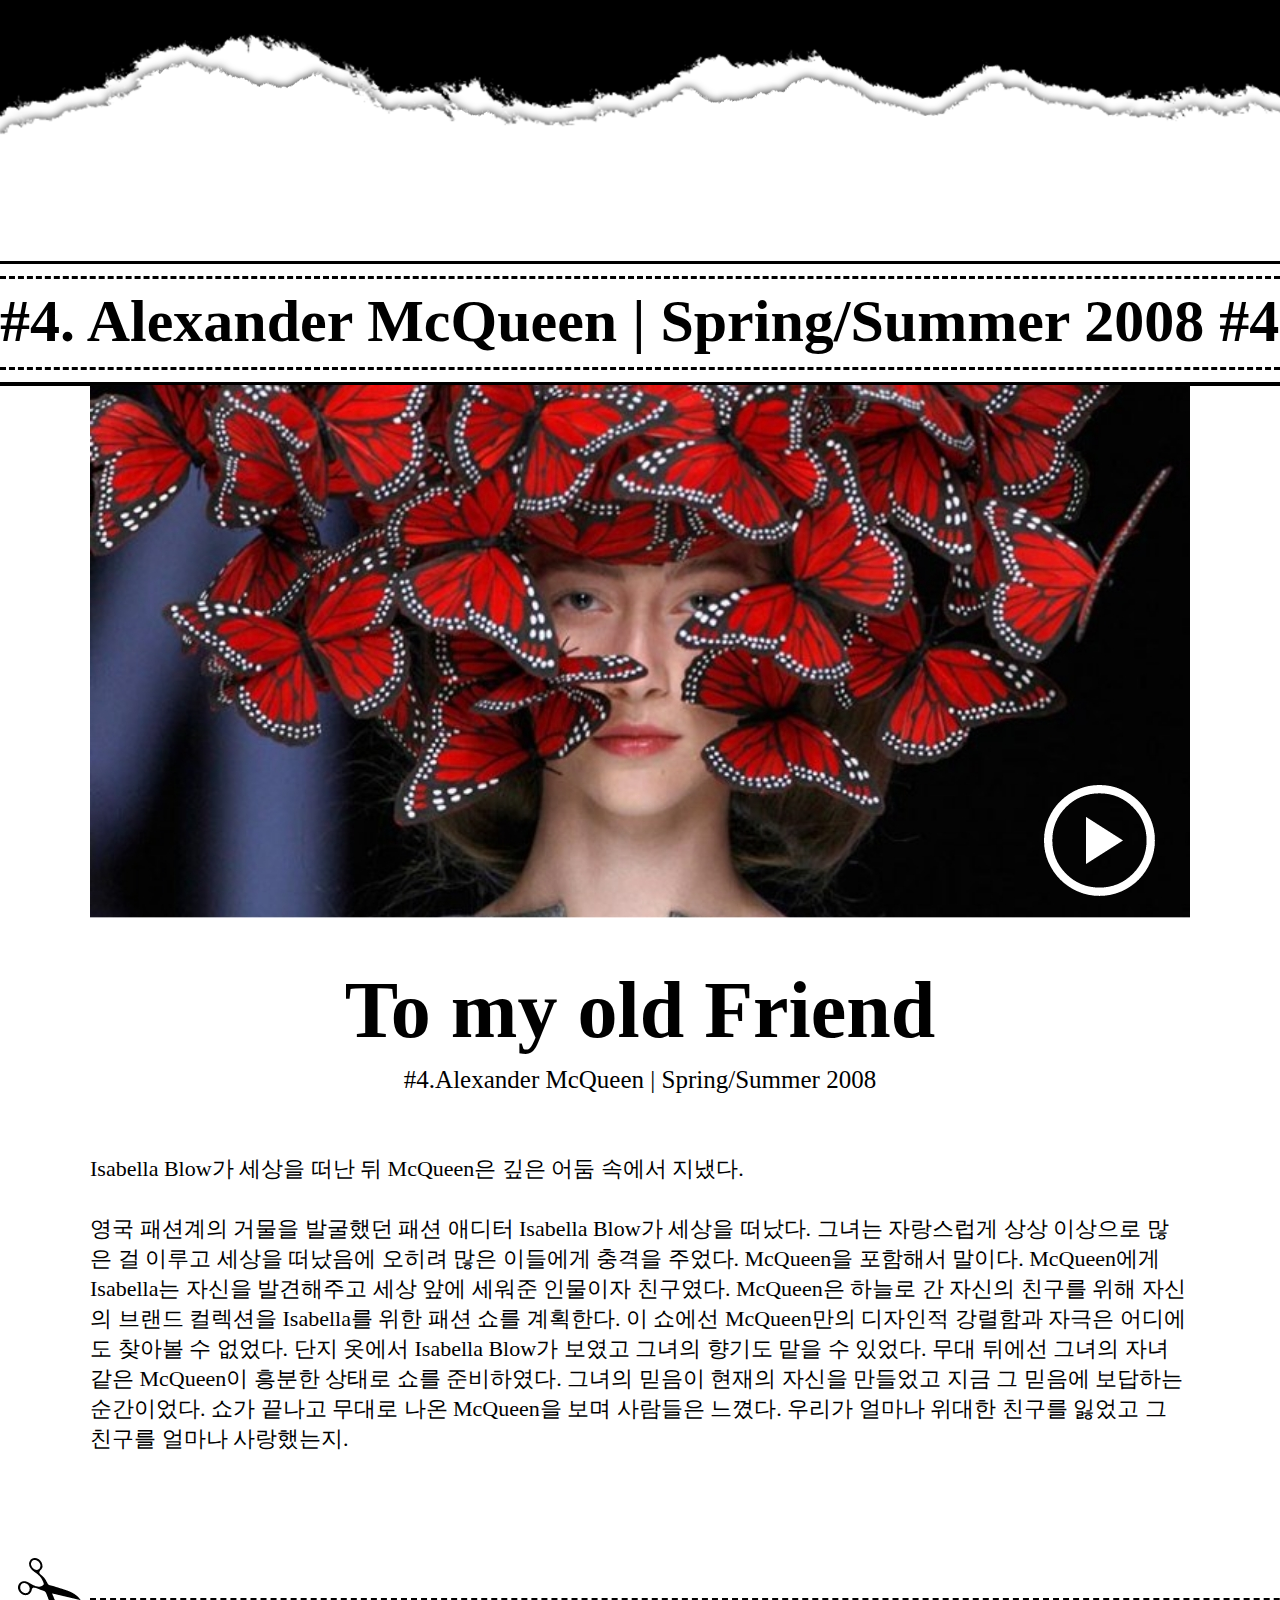
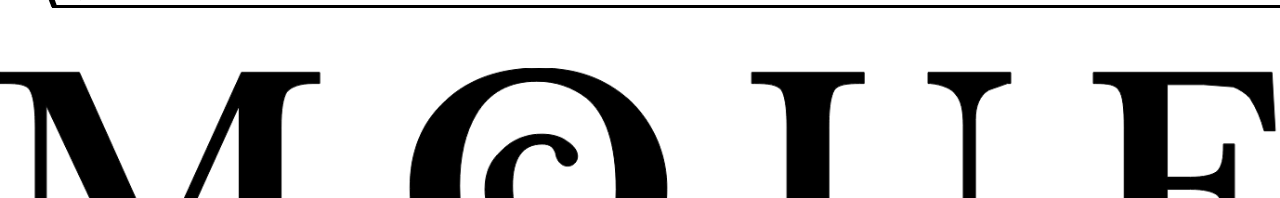
<file: sub02.html>
<!DOCTYPE html>
<html lang="ko">
<head>
    <meta charset="UTF-8">
    <meta http-equiv="X-UA-Compatible" content="IE=edge">
    <meta name="viewport" content="width=device-width, initial-scale=1.0">
    <title>Collection of McQueen</title>
    <link rel="stylesheet" href="sub02_master.css">
</head>
<body>
    <div class="section">
<div class="background">
<!--상단메뉴 01-->
    <div class="topmenu">
        <div class="McQueenlogo">
        <a href="index.html"><img src="sub02_img/Collection_top_logo.png" alt="로고"></a>
        </div>
        <div class="xx"><img src="sub02_img/xx.png" alt="가위"></div>
        <div class="line">
            <hr class='hr-solid'/>     
            <hr class='hr-dashed'/>
        </div>
        <div class="menu">
            <a href="sub01.html"><div>History</div></a>
            <a href="sub02.html"><div>Collection</div></a>
            <a href="sub03.html"><div>Philosophy</div></a>
        </div>
    </div>
<!--상단메뉴 01-->
<!--본문 01-->
    <div class="tit">
        <img src="sub02_img/tit.png" alt="tit">
    </div>
    <div class="cut1">
        
            <hr class='hr-solid1_1'/>     
            <hr class='hr-dashed1_1'/>   
            <div class="show1">
                #1. Givenchy 1997 S/S by alexander McQueen #1. Givenchy 1997 S/S by alexander McQueen
            </div>
            <hr class='hr-dashed1_2'/>
            <hr class='hr-solid1_2'/>  
        
    </div>
    <div class="wrap">
        <div class="img">
            <img src="sub02_img/img1-1.jpg" alt="">
        </div>
        <div class="wplay1">
            <a href="https://www.youtube.com/watch?v=CCIJd-aCEAU" target="_blank" rel="noopener noreferrer"><img src="sub02_img/wplay.png" alt=""></a>
        </div>
        <div class="stit 1">
                The Search For Golden Fleece
        </div>
        <div class="smtit 1">
            #1. Givenchy 1997 S/S by alexander McQueen
        </div>
        <div class="tx 1">
            첫 메이저 브랜드 데뷔 쇼인 Givenchy 1997 S/S 이다. 세상에 그의 존재를 확실히 각인 시킨 쇼이자 Givenchy 역사상 가장 문제가 된 쇼라는 평가도 받았다. 그리스 신화에 등장하는 황금양모와 이아손을 주제로 여신같은 전사를 만들고 싶어 하였다. 뿔을 달때도 과할 정도로 크게 만들고 의상들 각각에 마치 신화 속 등장인물을 보는 듯한 모습을 보여주었다.하지만 사람들에 평가는 달랐다. 프랑스의 디자이너들과 에디터들은 'Givenchy가 영국 얼간이한테 빼앗겼다.'라는 말까지 하며 기존의 Givenchy의 우아하고 절제된 아름다움을 지워버렸다는 평가로 McQueen을 적대시하는 여론이 더욱 강해지기 시작했다.
            <br>
            <br>
            <br>
            '그래도 난 계속 나다울 거야',' McQueen을 아무리 우아한 공간에 데리고 온다해도 여전히 McQueen이다.'라는 모습을 보여 주었지만 사람들의 비판은 거셌다. Givenchy의 고유 고객층도 McQueen이 민든 Givenchy를 떠나는 고객이 많아져 점차 그에게 거대한 압박과 스트레스를 가져다 주었다.
        </div>
    </div>
<!--본문 01-->
<!--본문 02-->
    <div class="cut2">
            <hr class='hr-solid2_1'/>     
            <hr class='hr-dashed2_1'/>   
            <div class="show1">
                #2.Alexander McQueen Spring 1999 Ready-to-Wear Collection #2.Alexander McQueen Spring 1999 Ready-to-Wear Collection
            </div>
            <hr class='hr-dashed2_2'/>
            <hr class='hr-solid2_2'/>  
    </div>
    
    <div class="wrap">
        <div class="imgs">
            <img src="sub02_img/img1-2.jpg" alt="">
        </div>
        <div class="wplay2">
            <a href="https://youtu.be/reK0A1XIjKA" target="_blank" rel="noopener noreferrer"><img src="sub02_img/wplay.png" alt=""></a>
        </div>
        <div class="stit 1">
            NO.13
        </div>
        <div class="smtit 1">
            #2. Alexander McQueen Spring 1999 Ready-to-Wear Collection
        </div>
        <div class="tx 1">
            Alexander McQueen Spring 1999은 기획 초기부터 McQueen이 로봇에 집착했다고 한다. 사람들은 평소에도 워낙 직흥적이어서 저라다 말겠지 했지만 쇼 전날, 무대에 로봇 팔 두게가 있는 것을 보고 McQueen의 팀원들은 놀랐다고 했다. 그리고  McQueen은 스튜디오로 가서 피날레 드레스가 필요하다고 하며 급하게 드레스를 만든 후 패션사에 영원히 기억남을 가장 충격적인 쇼를 시작하게 되었다. 기술자는 로봇을 조종하기 시작했고 McQueen은 계속 밀고 나갔다. 로봇들이 배우인냥 McQueen은 계속해서 연출하였다. 다들 못한다고 할 때 McQueen은 할 수 있다고 한다. 그것이 McQuen의 특기였다.
            <br>
            <br>
            <br>
            McQueen은 이 쇼를 자신이 처음으로 감격한 쇼라고 표현하였다. 인간과 기계의 피날레, McQueen은 꿈을 이루었으며 이 쇼를 보러온 모든 사람들도 감격하여 기립박수를 쳤다. 하지만 McQueen은 이후 더욱 더 힘들어지게 된다. McQueen의 브랜드는 이 쇼 이후 엄청난 관심을 받게되어 매출이 2배 상승하였으며 맞춤복 의뢰도 많아져 영국과 프랑스를 오가며 두 브랜드를 운영하는 McQueen에게는 너무나도 힘든 상황에 놓이게 된다. 성격 또한 감정적으로 변하는 순간이 많아져 점차 주위 사람들도 떠나가기 시작했다. 하지만 그는 멈출 수 없었다. 왜냐하면 그는 꿈을 이뤘기 때문이다.
        </div>
    </div>
<!--본문 02-->
<!--본문 03-->
<div class="cut2">
    <hr class='hr-solid2_1'/>     
    <hr class='hr-dashed2_1'/>   
    <div class="show1">
        #3.Alexander McQueen | Women's Spring/Summer 2001 | Runway Show #3.Alexander McQueen | Women's Spring/Summer 2001 | Runway Show
    </div>
    <hr class='hr-dashed2_2'/>
    <hr class='hr-solid2_2'/>  
</div>
<div class="wrap">
    <div class="imgt">
        <img src="sub02_img/img1-3.jpg" alt="">
    </div>
    <div class="bplay">
        <a href="https://youtu.be/hx0d4TzAtxE" target="_blank" rel="noopener noreferrer"><img src="sub02_img/bplay.png" alt=""></a>
    </div>
    <div class="stit 1">
        Voss
    </div>
    <div class="smtit 1">
        #3.Alexander McQueen | Women's Spring/Summer 2001 | Runway Show
    </div>
    <div class="tx 1">
        Voss 쇼는 포스트 모더니즘 사진가 'Joel-Peter Witkin'을 모티브로 하였다. Witkin의 사진들은 대부분 섬뜩하고 기괴하며 McQueen의 당시 정신세계를 직관적으로 나타낸다. 원래 컨셉은 정신병원의 패드를 덴 방이었다. 하지만 McQueen은 이에 더 나아가 방 가운데에 또 다른 상자를 만들어 스텐릭 큐브릭과 정신병동이 만난듯한 느낌의 세트장이 완성되어 쇼의 극적인 분위기를 더욱 연출하였다. 양면 거울을 사용하여 초대된 관계자들은 쇼를 기다리면서 거울속에 자기 모습을 보고있어야 했다. 관객은 누구도 어떤 내용일지 전혀 예상하지 못했다. 그러다 쇼가 시작되자 안이 보였다. 모델들은 관객을 볼 수 없었다. 그 상황은 자신이 마치 관음증 환자가 된 듯한 기분을 들게 만들었고 이 쇼는 패션계의 악몽으로 기억된다.
        <br>
        <br>
        <br>
        이 쇼 이후 당시 Gucci 그룹의 수석 디자이너였던 Tom Ford는 McQueen에게 큰 잠재력을 알아보고 McQueen의 지분 50%인수라는 거절 못 할 제안을 하게된다. 비밀리에 미팅을 가져서 LVMH 관계자들은 뒷통수를 맞게된다. McQueen은 Tom에게 확실히 말하였다. 'McQueen은 100% 내가 혼자서 다 하겠다."
    </div>
</div>
<!--본문 03-->
<!--본문 04-->
<div class="paper"></div>
</div> <!--블랙배경 끝-->
<div class="cutw">
    <hr class='hr-solidw2_1'/>     
    <hr class='hr-dashedw2_1'/>   
    <div class="showw1">
        #4. Alexander McQueen | Spring/Summer 2008 #4. Alexander McQueen | Spring/Summer 2008
    </div>
    <hr class='hr-dashedw2_2'/>
    <hr class='hr-solidw2_2'/>  
</div>
<div class="wrap">
    <div class="img">
        <img src="sub02_img/img1-4.jpg" alt="">
    </div>
    <div class="wplay3">
        <a href="https://youtu.be/D2Cy0v5UjmY" target="_blank" rel="noopener noreferrer"><img src="sub02_img/wplay.png" alt=""></a>
    </div>
    <div class="stitw">
        To my old Friend
    </div>
    <div class="smtitw">
        #4.Alexander McQueen | Spring/Summer 2008
    </div>
    <div class="txw">
        Isabella Blow가 세상을 떠난 뒤 McQueen은 깊은 어둠 속에서 지냈다.
        <br>
        <br>
        영국 패션계의 거물을 발굴했던 패션 애디터 Isabella Blow가 세상을 떠났다. 그녀는 자랑스럽게 상상 이상으로 많은 걸 이루고 세상을 떠났음에 오히려 많은 이들에게 충격을 주었다. McQueen을 포함해서 말이다. McQueen에게 Isabella는 자신을 발견해주고 세상 앞에 세워준 인물이자 친구였다. McQueen은 하늘로 간 자신의 친구를 위해 자신의 브랜드 컬렉션을 Isabella를 위한 패션 쇼를 계획한다. 이 쇼에선 McQueen만의 디자인적 강렬함과 자극은 어디에도 찾아볼 수 없었다. 단지 옷에서 Isabella Blow가 보였고 그녀의 향기도 맡을 수 있었다. 무대 뒤에선 그녀의 자녀같은 McQueen이 흥분한 상태로 쇼를 준비하였다. 그녀의 믿음이 현재의 자신을 만들었고 지금 그 믿음에 보답하는 순간이었다. 쇼가 끝나고 무대로 나온 McQueen을 보며 사람들은 느꼈다. 우리가 얼마나 위대한 친구를 잃었고 그 친구를 얼마나 사랑했는지.
    </div>
</div>
<!--본문 04-->
<!--footer-->
<div class="footer">
        <div class="xxw"><img src="sub02_img/xxw.png" alt="가위"></div>
        <hr class='hr-solidw'/>     
        <hr class='hr-dashedw'/>
        <div class="bottom">
        </div>
</div>
</div>
</body>
</html>
</file>
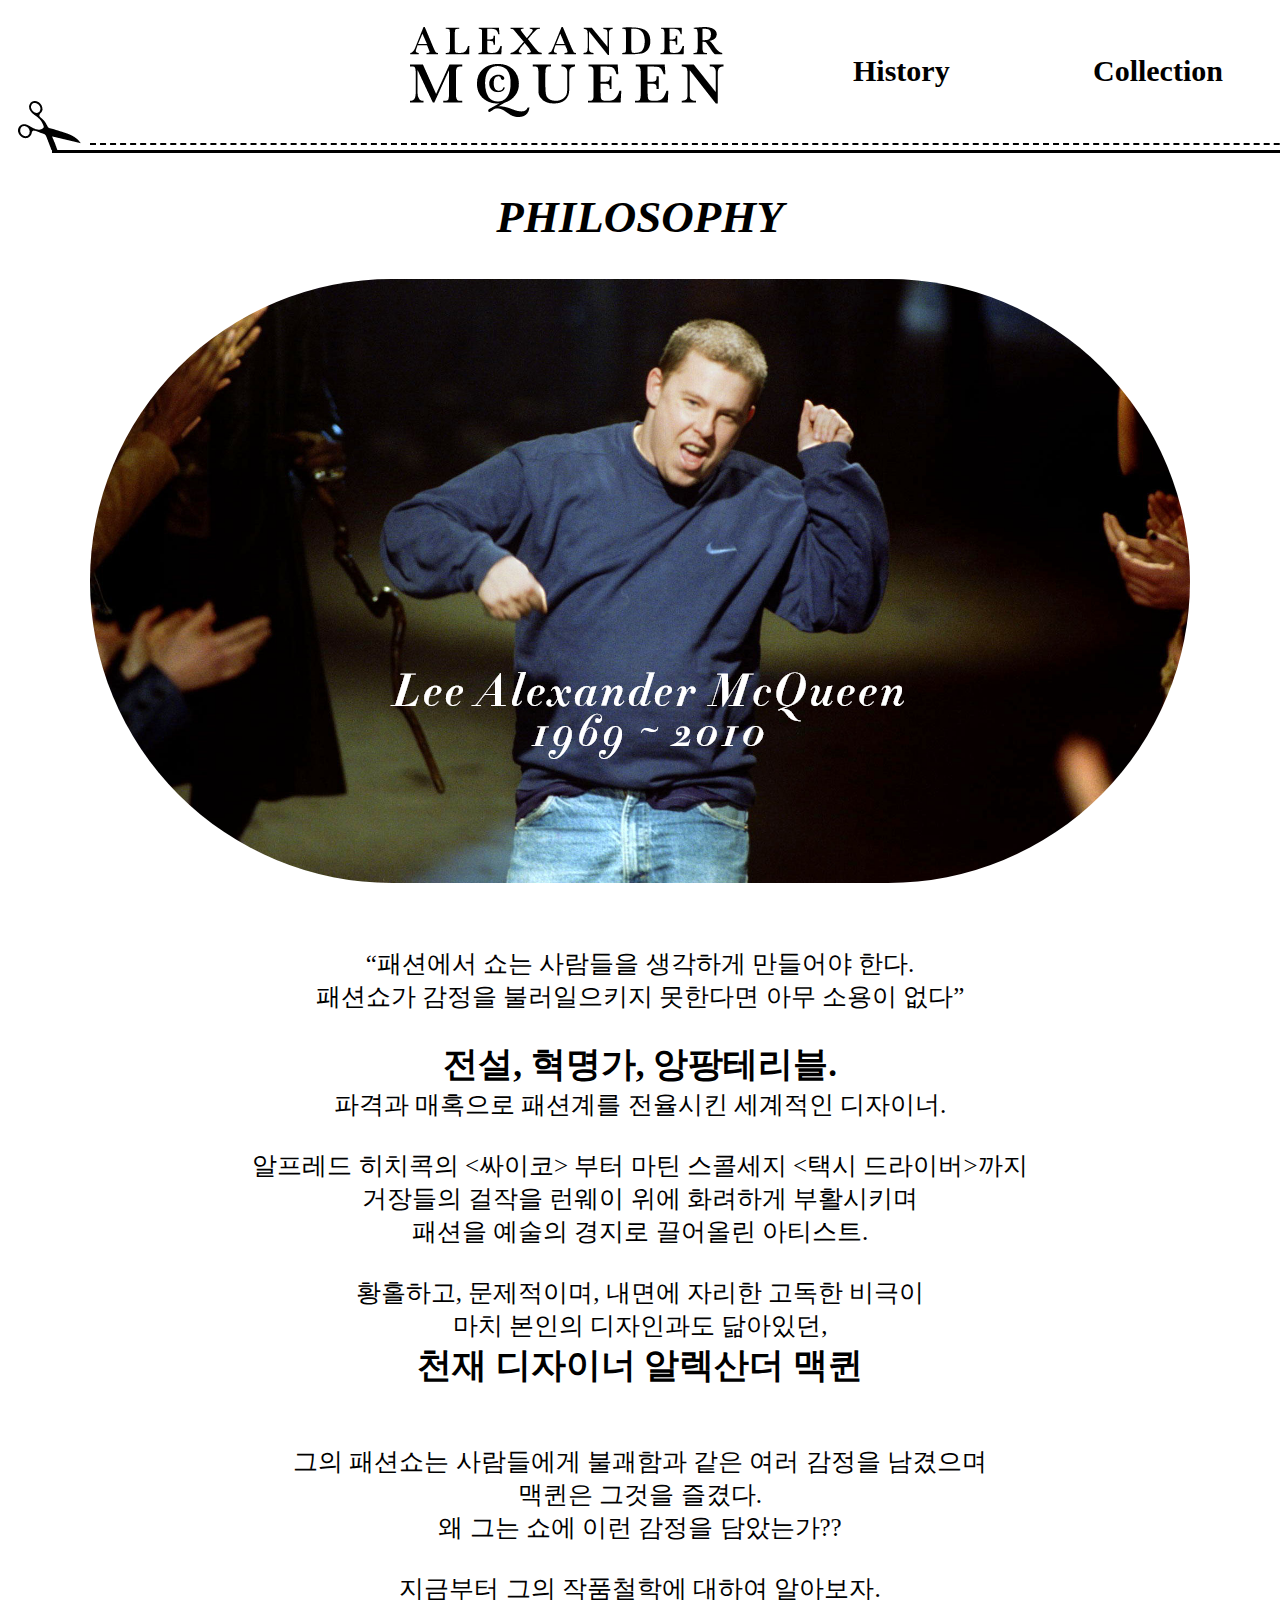
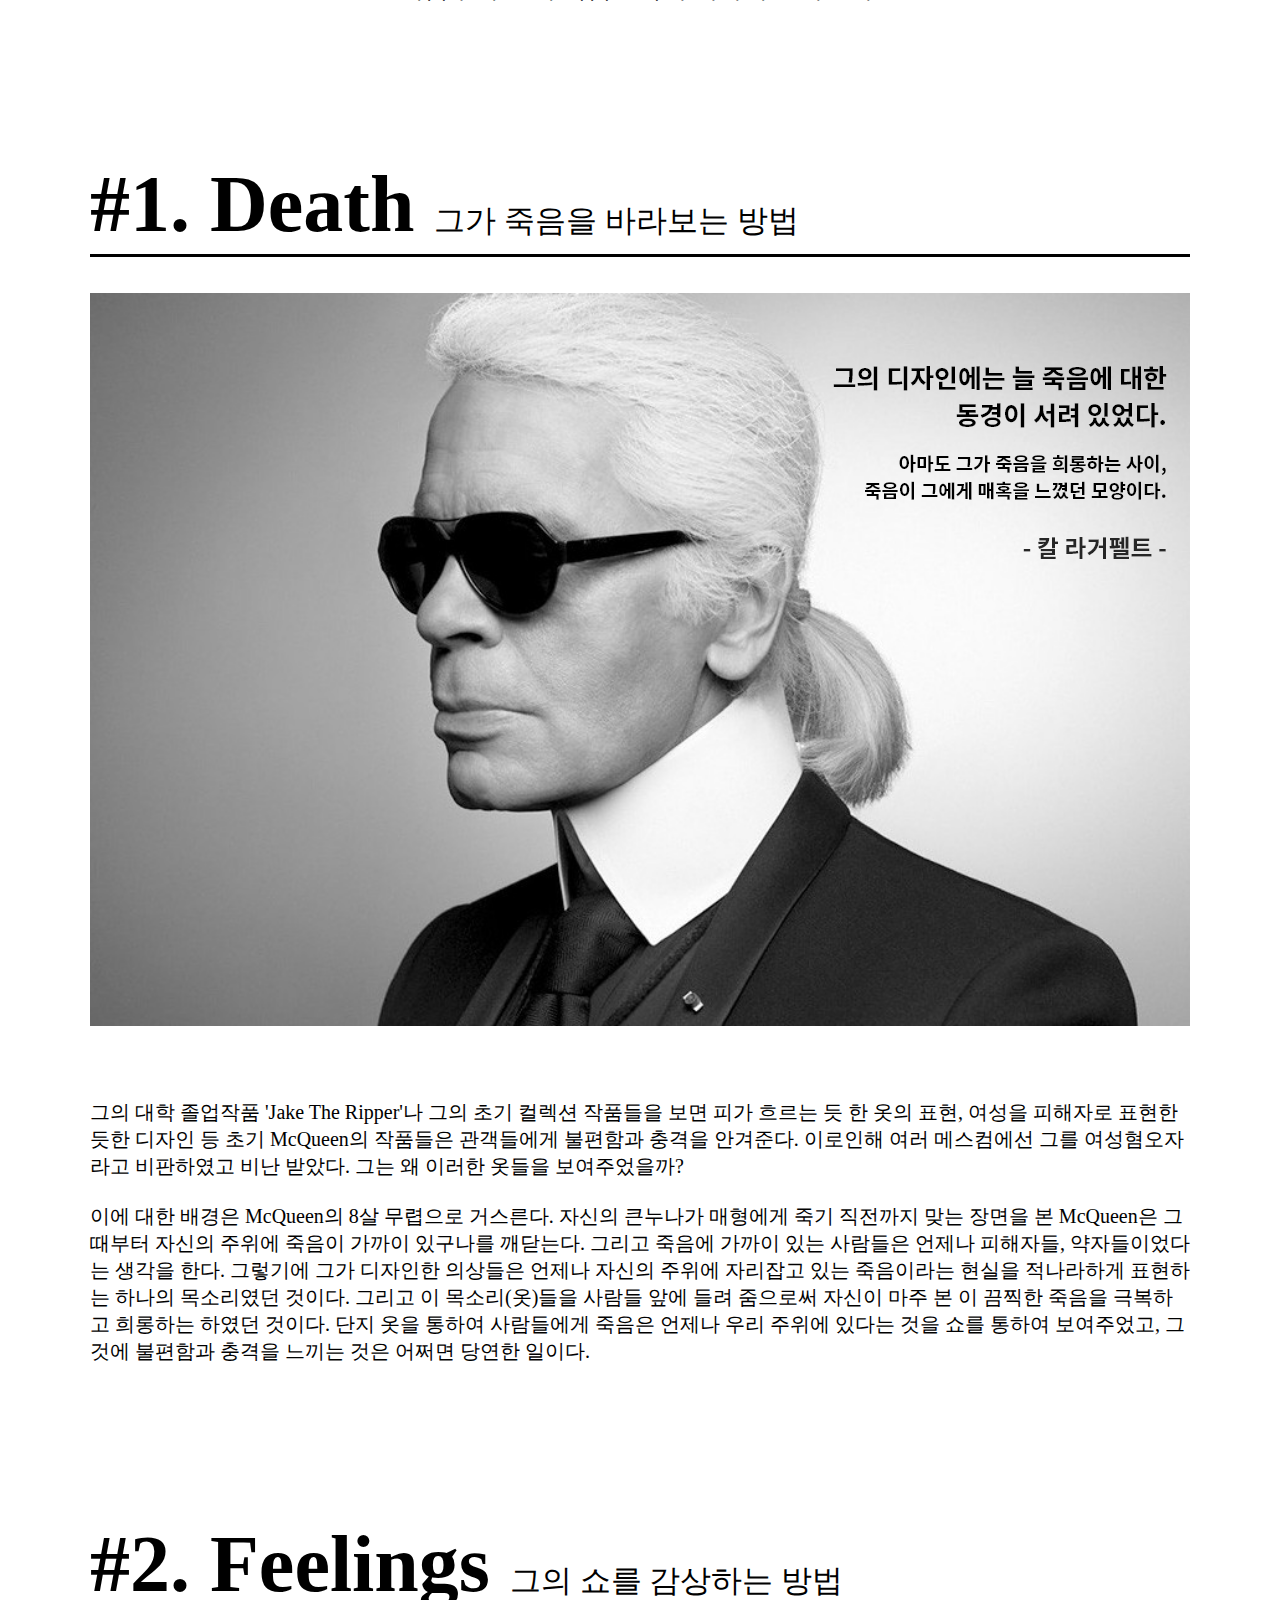
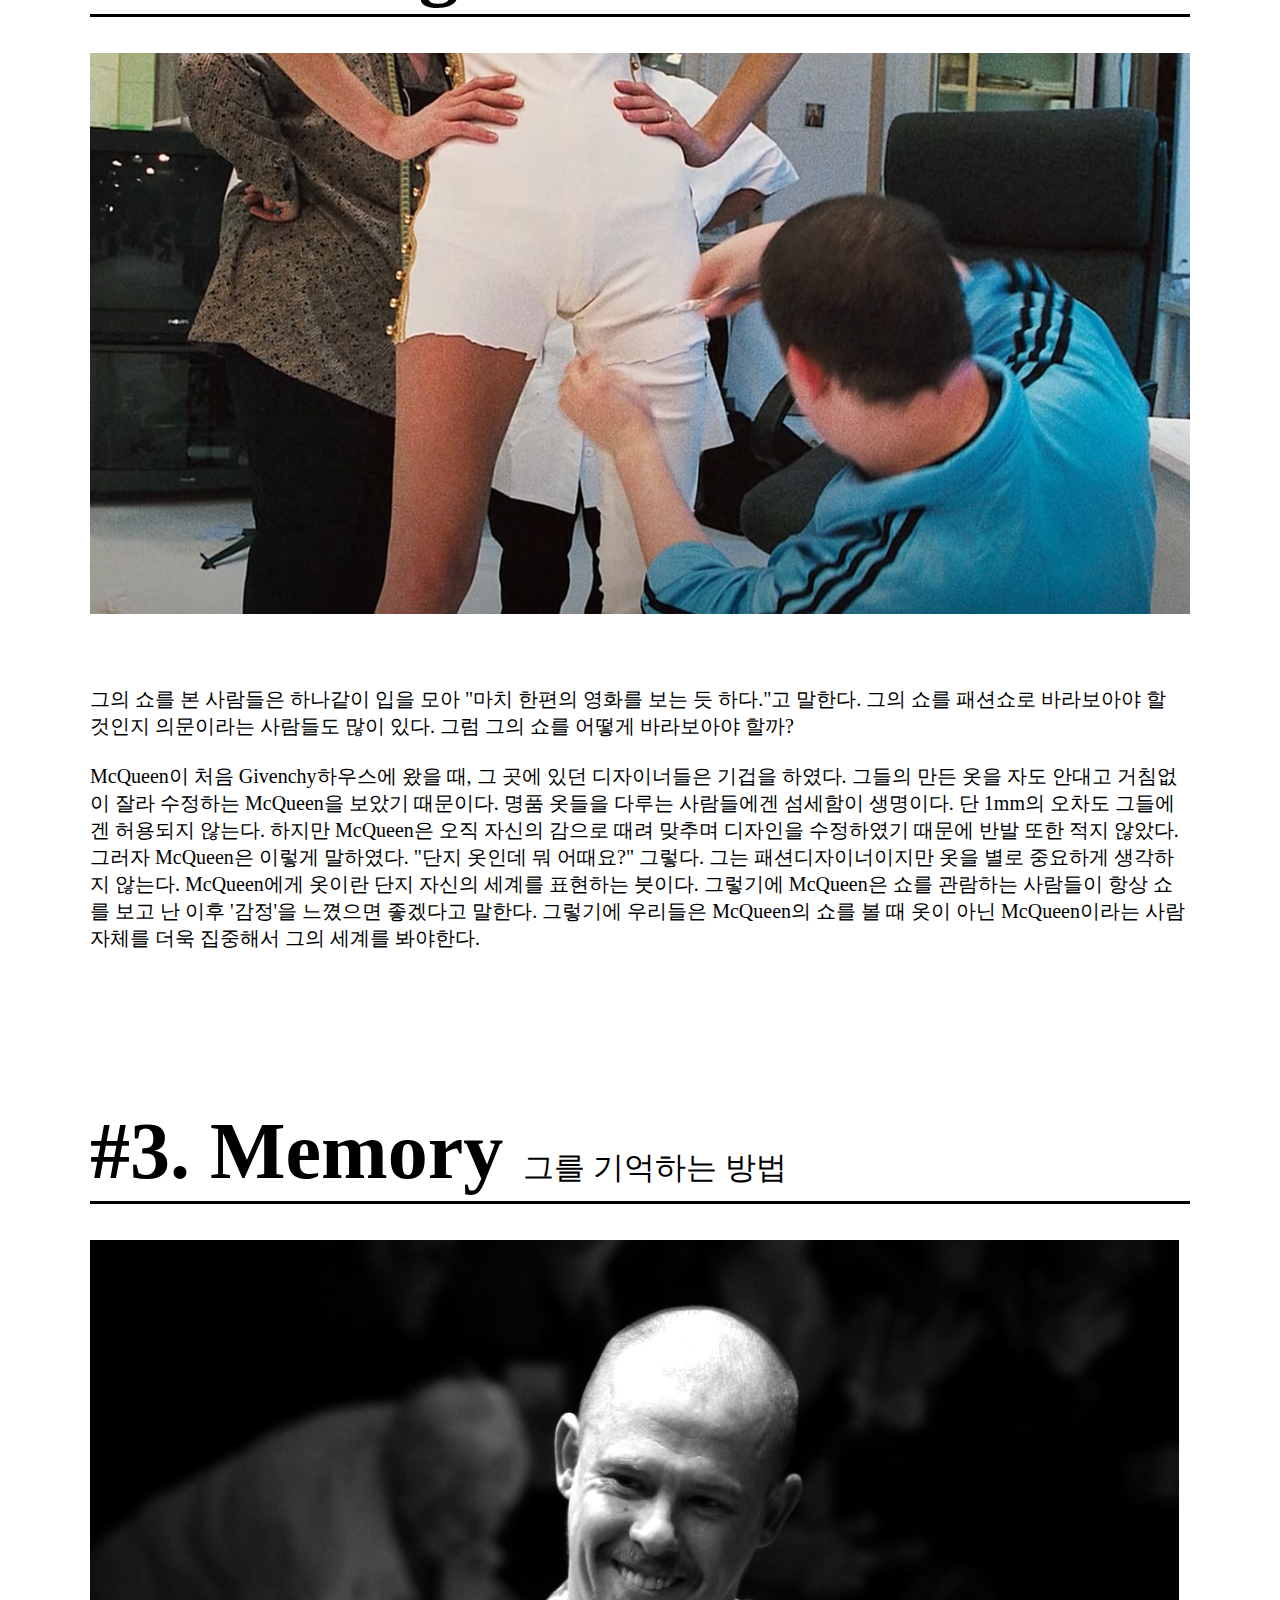
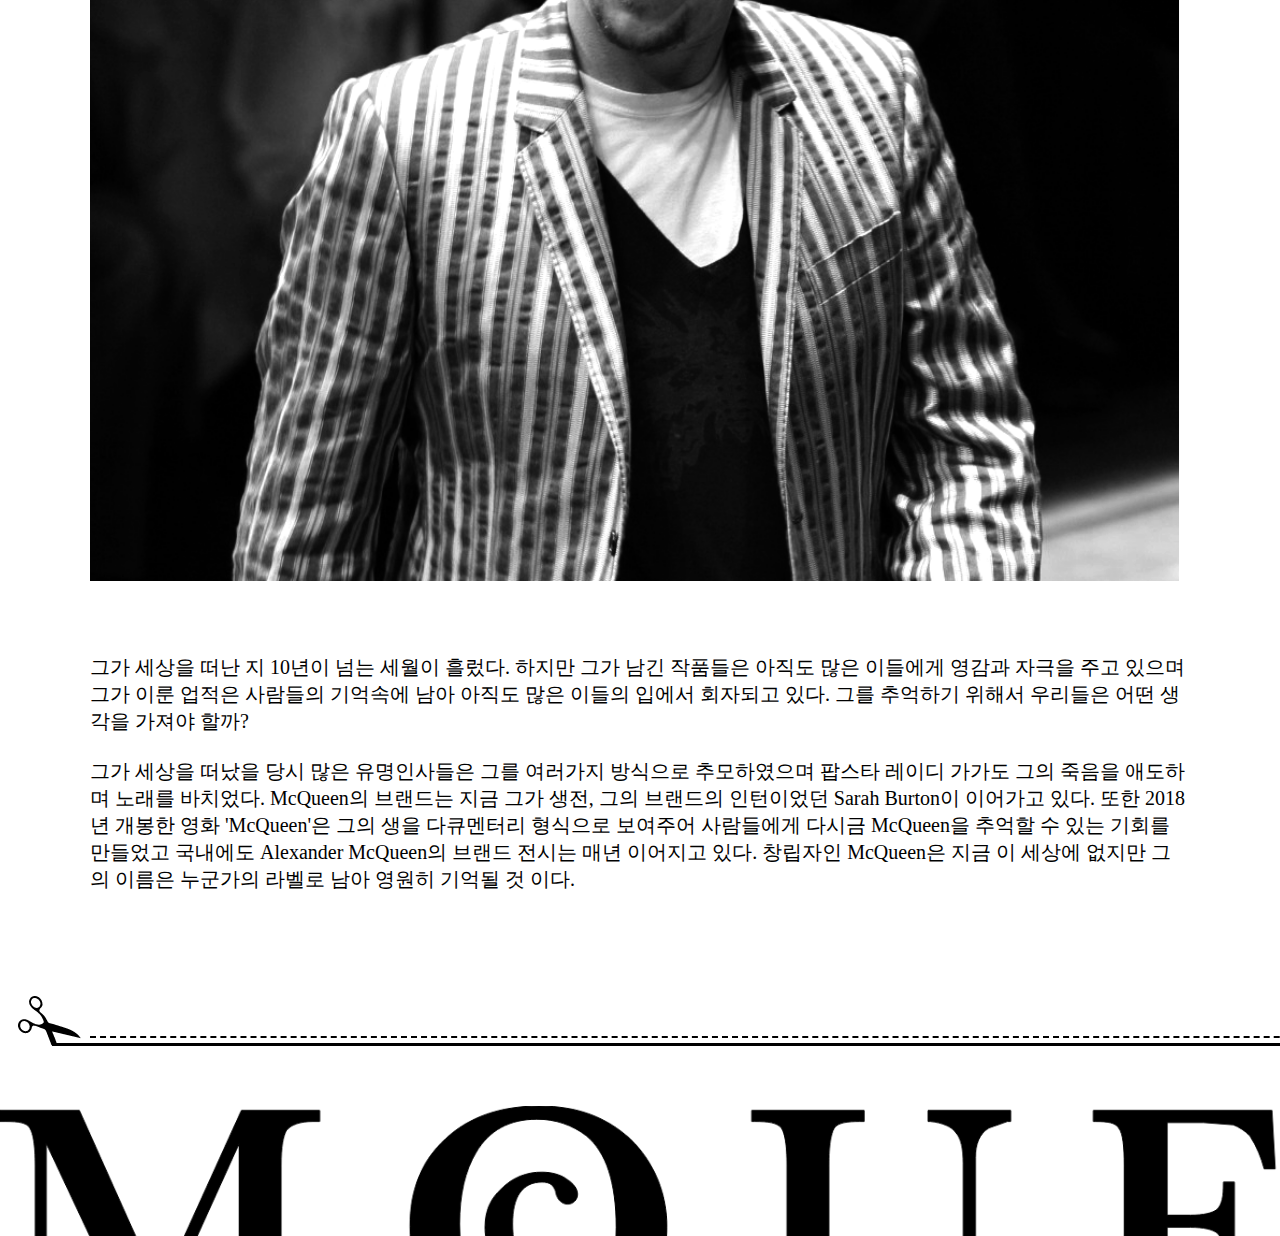
<file: sub03.html>
<!DOCTYPE html>
<html lang="ko">
<head>
    <meta charset="UTF-8">
    <meta http-equiv="X-UA-Compatible" content="IE=edge">
    <meta name="viewport" content="width=device-width, initial-scale=1.0">
    <title>Philosophy</title>
    <link rel="stylesheet" href="sub03_master.css">
</head>
<body>
    <div class="section">
    <!--상단메뉴 01-->
    <div class="topmenu">
        <div class="McQueenlogo">
            <a href="index.html">
            <img src="sub01_img/logoblack.png" alt="로고"></a>
        </div>
        <div class="xx">
            <img src="sub01_img/xx.png" alt="가위"></div>
        <div class="line">
            <hr class='hr-solid'/>     
            <hr class='hr-dashed'/>
        </div>
        <div class="menu">
            <a href="sub01.html"><div>History</div></a>
            <a href="sub02.html"><div>Collection</div></a>
            <a href="sub03.html"><div>Philosophy</div></a>
        </div>
    </div>
    <!--상단메뉴 01-->
    <!--본문 01-->
    <div class="wrap">
        <div class="tit">
            PHILOSOPHY
        </div>
        <div class="img1">
            <img src="sub03_img/img1.png" alt="">
        </div>
        <div class="tx">
            “패션에서 쇼는 사람들을 생각하게 만들어야 한다.
            <br>
            패션쇼가 감정을 불러일으키지 못한다면 아무 소용이 없다”
            <br>
            <br>
        </div>
            <div class="txb">전설, 혁명가, 앙팡테리블.</div>
        <div class="txm">
            
            파격과 매혹으로 패션계를 전율시킨 세계적인 디자이너.
            <br>
            <br>
            알프레드 히치콕의 <싸이코> 부터 마틴 스콜세지 <택시 드라이버>까지
            <br>
            거장들의 걸작을 런웨이 위에 화려하게 부활시키며
            <br>
            패션을 예술의 경지로 끌어올린 아티스트.
            <br>
            <br>
            황홀하고, 문제적이며, 내면에 자리한 고독한 비극이
            <br>
            마치 본인의 디자인과도 닮아있던,
        </div>
            <div class="txb">천재 디자이너 알렉산더 맥퀸</div>
            <div class="txm">
                <br>
                <br>
                그의 패션쇼는 사람들에게 불괘함과 같은 여러 감정을 남겼으며
                <br>
                맥퀸은 그것을 즐겼다.
                <br>
                왜 그는 쇼에 이런 감정을 담았는가?? 
                <br>
                <br>
                지금부터 그의 작품철학에 대하여 알아보자.
            </div>
    
<!--본문 01-->
    
        <div class="time">
            <div class="tit1">#1. Death</div>
            <div class="tit2">그가 죽음을 바라보는 방법</div>
        </div>
        <hr class='hr-solidt'/>

        <div class="img1">
            <img src="sub03_img/img2.png" alt="">
        </div>
        <div class="ptx">
            그의 대학 졸업작품 'Jake The Ripper'나 그의 초기 컬렉션 작품들을 보면 피가 흐르는 듯 한 옷의 표현, 여성을 피해자로 표현한 듯한 디자인 등 초기 McQueen의 작품들은 관객들에게 불편함과 충격을 안겨준다. 이로인해 여러 메스컴에선 그를 여성혐오자라고 비판하였고 비난 받았다. 그는 왜 이러한 옷들을 보여주었을까? 
            <br>
            <br>
            이에 대한 배경은 McQueen의 8살 무렵으로 거스른다. 자신의 큰누나가 매형에게 죽기 직전까지 맞는 장면을 본 McQueen은 그때부터 자신의 주위에 죽음이 가까이 있구나를 깨닫는다. 그리고 죽음에 가까이 있는 사람들은 언제나 피해자들, 약자들이었다는 생각을 한다. 그렇기에 그가 디자인한 의상들은 언제나 자신의 주위에 자리잡고 있는 죽음이라는 현실을 적나라하게 표현하는 하나의 목소리였던 것이다. 그리고 이 목소리(옷)들을 사람들 앞에 들려 줌으로써 자신이 마주 본 이 끔찍한 죽음을 극복하고 희롱하는 하였던 것이다. 단지 옷을 통하여 사람들에게 죽음은 언제나 우리 주위에 있다는 것을 쇼를 통하여 보여주었고, 그것에 불편함과 충격을 느끼는 것은 어쩌면 당연한 일이다.
        </div>
        <div class="time">
            <div class="tit1">#2. Feelings</div>
            <div class="tit2">그의 쇼를 감상하는 방법</div>
        </div>
        <hr class='hr-solidt'/>
        <div class="img1">
            <img src="sub03_img/img3.png" alt="">
        </div>
        <div class="ptx">
            그의 쇼를 본 사람들은 하나같이 입을 모아 "마치 한편의 영화를 보는 듯 하다."고 말한다. 그의 쇼를 패션쇼로 바라보아야 할 것인지 의문이라는 사람들도 많이 있다. 그럼 그의 쇼를 어떻게 바라보아야 할까? 
            <br>
            <br>
            McQueen이 처음 Givenchy하우스에 왔을 때, 그 곳에 있던 디자이너들은 기겁을 하였다. 그들의 만든 옷을 자도 안대고 거침없이 잘라 수정하는 McQueen을 보았기 때문이다. 명품 옷들을 다루는 사람들에겐 섬세함이 생명이다. 단 1mm의 오차도 그들에겐 허용되지 않는다. 하지만 McQueen은 오직 자신의 감으로 때려 맞추며 디자인을 수정하였기 때문에 반발 또한 적지 않았다. 그러자 McQueen은 이렇게 말하였다. "단지 옷인데 뭐 어때요?" 그렇다. 그는 패션디자이너이지만 옷을 별로 중요하게 생각하지 않는다. McQueen에게 옷이란 단지 자신의 세계를 표현하는 붓이다. 그렇기에 McQueen은 쇼를 관람하는 사람들이 항상 쇼를 보고 난 이후 '감정'을 느꼈으면 좋겠다고 말한다. 그렇기에 우리들은 McQueen의 쇼를 볼 때 옷이 아닌 McQueen이라는 사람 자체를 더욱 집중해서 그의 세계를 봐야한다.
        </div>
        <div class="time">
            <div class="tit1">#3. Memory</div>
            <div class="tit2">그를 기억하는 방법</div>
        </div>
        <hr class='hr-solidt'/>
        <div class="img1">
            <img src="sub03_img/img4.png" alt="">
        </div>
        <div class="ptx">
            그가 세상을 떠난 지 10년이 넘는 세월이 흘렀다. 하지만 그가 남긴 작품들은 아직도 많은 이들에게 영감과 자극을 주고 있으며 그가 이룬 업적은 사람들의 기억속에 남아 아직도 많은 이들의 입에서 회자되고 있다. 그를 추억하기 위해서 우리들은 어떤 생각을 가져야 할까?
            <br>
            <br>
            그가 세상을 떠났을 당시 많은 유명인사들은 그를 여러가지 방식으로 추모하였으며 팝스타 레이디 가가도 그의 죽음을 애도하며 노래를 바치었다. McQueen의 브랜드는 지금 그가 생전, 그의 브랜드의 인턴이었던 Sarah Burton이 이어가고 있다. 또한 2018년 개봉한 영화 'McQueen'은 그의 생을 다큐멘터리 형식으로 보여주어 사람들에게 다시금 McQueen을 추억할 수 있는 기회를 만들었고 국내에도 Alexander McQueen의 브랜드 전시는 매년 이어지고 있다. 창립자인 McQueen은 지금 이 세상에 없지만 그의 이름은 누군가의 라벨로 남아 영원히 기억될 것 이다.
        </div>
    </div>
    <div class="footer">
        <div class="xxw"><img src="sub02_img/xxw.png" alt="가위"></div>
        <hr class='hr-solidw'/>     
        <hr class='hr-dashedw'/>
        <div class="bottom">
        </div>
</div>
</div>
</body>
</html>
</file>
<file: index_master.css>
@import url('https://fonts.googleapis.com/css2?family=Playfair+Display:ital,wght@0,400;0,500;0,600;0,700;0,800;0,900;1,400;1,500;1,600;1,700;1,800;1,900&display=swap');
*{
    margin: 0;
    padding: 0;
    text-decoration: none;
    list-style: none;
}
.wrap{
    background-size: cover;
    background-image: url(main_img/imdex.png);
    background-repeat: no-repeat;
    background-position: center;
    width: 1920px;
    height: 1080px;
    overflow: hidden;
    position: fixed;
    margin: 0 auto;
    z-index: -1;
    display: block;
}
.textbox{
    top: 150.7px;
    left: 178px;
    width: 782px;
    height: 731.34px;
    position: relative;
    z-index: 0;
}
.logo{
    position: relative;
}
.tx0{
    font-family: 'Times New Roman', Times, serif;
    font-weight: bold;
    color: white;
    right: 0;
    position: absolute;
    top: 208.3px;
    font-size: 30px;
    line-height: 4px;
}
.kor{
    margin-top: 78px;
    color: white;
}
.tx1{
    font-size: 29px;
    font-weight: 700;
    position: relative;
}
.tx2{
    margin-top: 52px;
    font-size: 23px;
    font-weight: 400;
    position: relative;
}
.flex{
    margin-top: 180px;
    display: flex;
    justify-content: space-between;
    width: 607px;
    height: 69px;
    font-size: 10px;
    line-height: 15px;
}
.menu{
    position: absolute;
    bottom: 0;
    top: 850px;
    width: 100%;
    height: 150px;
    display: flex;
    justify-content: space-between;
}
.menu :hover{
    transform: translateY(-13px);
    transition: 0.8s;
}
</file>
<file: sub01_master.css>
@import url('https://fonts.googleapis.com/css2?family=Noto+Sans+KR:wght@100;300;400;500;700;900&display=swap');
*{
    margin: 0;
    padding: 0;
    text-decoration: none;
    list-style: none;
}
.section{
    overflow: hidden;
}
.topmenu{
    height: 155px;
    display: block;
    position: relative;
    width: 100%;
}
.McQueenlogo{
    top: 27px;
    position: relative;
    left: 410px;
    width: 318.48px;
    height: 90px;
}
.line{
    position: absolute;
    display: block;
    width: 100%;
    bottom: 0;
}
.hr-solid {
    position: relative;
    bottom: 0;
    left: 52px;
    border : 0px;
    border-top: 3px solid black;
  }
.hr-dashed {
    position: relative;
    left: 90px;
    bottom: 10px;
    border : 0px;
    border-top: 2.5px dashed black;
  }
.xx{
    position: absolute;
    top: 100.6px;
    left: 18.4px;
    width: 62.78px;
    height: 49.38px;
}
.menu{
    width: 655px;
    height: 33px;
    left: 853px;
    top: 54px;
    position: absolute;
    display: flex;
    font-family: 'Times New Roman', Times, serif;
    font-size: 30px;
    color: black;
    font-weight: bold;
    justify-content: space-between;
}
.his{
    position: relative;
    top: 55px;
    left: 850px;
}
.childhood{
    position: relative;
    width: 1100px;
    height: 865px;
    top: 56.9px;
    margin: 0 auto;
}
.child{
    margin-top: 56.9px;
    position: relative;
}
.childtx{
    margin-top: 39.2px;
    position: relative;
    width: 525px;
    height: 272px;
    line-height: 28px;    
    text-align: left;
    font-size: 9.2px;
}
.mcchild{
    position: absolute;
    right: 0;
    top: 0;
}
.College{
    position: relative;
    margin-top: 65px;
}
.childtx2{
    bottom: 0;
    right: 0;
    position: absolute;
    width: 364px;
    height: 400px;
    line-height: 28px;    
    text-align: left;
    font-size: 9.2px;
}
.hr-solidd {
    position: relative;
    margin-top: 25px;
    width: 168.66px;
    border : 0px;
    border-top: 3px solid black;
}
.gg{
    position: relative;
    margin-top: 10px;
    font-size: 9px;
}
.ggg{
    position: relative;
    margin-top: 10px;
    font-size: 8.6px;
    line-height: 15px;
}
.paper{
    background-image: url(sub01_img/paper.png);
    width: 100%;
    height: 192px;
    background-size: cover;
    overflow: hidden;
    position: relative;
    margin: 0 auto;
    margin-top: 10px;
    align-items: center;
}
.black{
    width: 100%;
    height: 100%;
    background-color: black;
    z-index: -1;
}
.wrap{
    width: 1100px;
    height: 100%;
    position: relative;
    margin: 0 auto;
}
.jack{
    left: 55px;
    position: relative;
    justify-content: center;
}
.ja{
    margin-top: 32px;
    position: relative;
    display: flex;
    height: 735px;
    justify-content: space-between;
}
.ja1{
    width: 525px;
    left: 0;
}
.ja2{
    width: 525px;
    right: 0;
}
.fs{
    width: 1920px;
    margin-top: 74px;
    position: relative;
    display: flex;
    height: 550px;
    justify-content: space-between;
}
.fsti{
    position: relative;
    width: 525px;
}
.fstx{
    margin-top: 24px;
    position: relative;
    width: 525px;
    line-height: 30px;    
    text-align: left;
    font-size: 9.2px;
    color: white;
}
.isa{
    width: 935px;
    height: 550px; 
    right: 0;
    position: absolute;
    top: 2400px;
    z-index: 2;
}
.wline1{
    width: 100%;
    height: 60px;
    position: relative;
    margin-top: 120px;
}
.whr-solid {
    position: relative;
    bottom: 0px;
    left: 52px;
    border : 0px;
    border-top: 3px solid white;
}
.whr-dashed {
    position: relative;
    bottom: 10px;
    left: 90px;
    border : 0px;
    border-top: 2.5px dashed white;
}
.wx{
    position: absolute;
    top: 2998px;
    left: 18.4px;
}
.born{
    background-image: url(sub01_img/tit5.png);
    margin-top: 74px;
    width: 1443.43px;
    height: 586.68px;
    z-index: -1;
    margin: 0 auto;
}
.bornimg{
    position: relative;
    top: -200px;
}
.botx1{
    margin-top: -100px;
    color: white;
    line-height: 30px;    
    text-align: left;
    font-size: 9.2px;
}
.botx2{
    color: white;
    margin-top: 80px;
    line-height: 30px;    
    text-align: left;
    font-size: 9.2px;
}
.bornimg2{
    position: relative;
    margin-top: 74px;
}
.botx3{
    margin-top: 44px;
    color: white;
    line-height: 30px;    
    text-align: center;
    font-size: 10px;
}
.wline2{
    width: 100%;
    height: 60px;
    position: relative;
    margin-top: 120px;
}
.w2hr-solid {
    position: relative;
    bottom: 0px;
    left: 52px;
    border : 0px;
    border-top: 3px solid white;
}
.w2hr-dashed {
    position: relative;
    bottom: 10px;
    left: 90px;
    border : 0px;
    border-top: 2.5px dashed white;
}
.wx2{
    position: absolute;
    top: 5851px;
    left: 18.4px;
}
.stuf{
    width: 1921.63px;
    height: 252.99px;
    position: relative;
    margin: 0 auto;
}
.stimg1{
    margin-top: 73.5px;
    position: flex;
}
.sttx{
    margin: 0 auto;
    width: 742px;
    display: flex;
    margin-top: 12px;
    color: white;
    line-height: 30px;    
    text-align: center;
    font-size: 10px;
    justify-content: space-between;
}
.stx{
    margin-top: 55px;
    color: white;
    line-height: 30px;    
    text-align: left;
    font-size: 9.2px;
}
.ismc1{
 position: relative;
 margin-top: 100px;
}
.ismctx{
    margin-top: 15px;
    color: white;
    line-height: 30px;    
    text-align: right;
    font-size: 9.5px;
}
.sadmc{
    display: flex;
    position: relative;
    margin-top: 4px;
}
.sadtx{
    margin-top: 371px;
    margin-left: 50px;
    color: white;
    line-height: 30px;    
    text-align: left;
    font-size: 9.2px;
}
.sadtxx{
    position: relative;
    margin-top: 370px;
    color: white;
    line-height: 30px;    
    text-align: left;
    font-size: 9.2px;
}
.wline3{
    width: 100%;
    height: 60px;
    position: relative;
    margin-top: 70px;
}
.w3hr-solid {
    position: relative;
    bottom: 0px;
    left: 52px;
    border : 0px;
    border-top: 3px solid white;
}
.w3hr-dashed {
    position: relative;
    bottom: 10px;
    left: 90px;
    border : 0px;
    border-top: 2.5px dashed white;}
.wx3{
    position: absolute;
    top: 9139px;
    left: 18.4px;
}
.bottom{
    overflow: hidden;
    position: relative;
    background-image: url(sub01_img/bot.png);
    width: 1920px;
    height: 130px;
    background-size: cover;
    margin: 0 auto;
}
a:link{
    color: black;
}
a:visited{color: black;}
a:active{color: black;}
a:hover{color: red;}
</file>
<file: sub02_master.css>
@import url('https://fonts.googleapis.com/css2?family=Noto+Sans+KR:wght@100;300;400;500;700;900&display=swap');

*{  
    margin: 0;
    padding: 0;
    text-decoration: none;
    list-style: none;
}
.section{
    overflow: hidden;
}
.background{
    background-size: cover;
    background-color: black;
    height: 100%;
}
.topmenu{
    height: 155px;
    display: block;
    position: relative;
    width: 100%;
}
.McQueenlogo{
    top: 27px;
    position: relative;
    left: 410px;
    width: 318.48px;
    height: 90px;
}
.line{
    position: absolute;
    display: block;
    width: 100%;
    bottom: 0;
}
.hr-solid {
    position: relative;
    bottom: 0;
    left: 52px;
    border : 0px;
    border-top: 3px solid white;
}
.hr-dashed {
    position: relative;
    left: 90px;
    bottom: 10px;
    border : 0px;
    border-top: 2.5px dashed white;
}
.xx{
    position: absolute;
    top: 100.6px;
    left: 18.4px;
    width: 62.78px;
    height: 49.38px;
}
.menu{
    width: 655px;
    height: 33px;
    left: 853px;
    top: 54px;
    position: absolute;
    display: flex;
    font-family: 'Times New Roman', Times, serif;
    font-size: 30px;
    font-weight: bold;
    justify-content: space-between;
    color: white;
}
.tit{
    position: relative;
    margin-top: 58.2px;
    text-align: center;
}
.cut1{
    margin-top: 58.4px;
    width: 100%;
    height: 109.44px;
    position: relative;
}
.hr-solid1_1{
    top: 0px;
    border : 0px;
    border-top: 3px solid white;
    position: relative;

}
.hr-dashed1_1{
    top: 12px;
    border : 0px;
    border-top: 3px dashed white;
    position: relative;
}
.hr-solid1_2{
    top: 112px;
    border : 0px;
    border-bottom: 4px solid white;
    position: relative;
}
.hr-dashed1_2{
    top: 100px;
    border : 0px;
    border-bottom: 3px dashed white;
    position: relative;
}
.img{
    margin-top: 15px;
    position: relative;
    justify-content: center;
}
.imgs{
    margin-top: 14px;
    position: relative;
    justify-content: center;
}
.imgt{
    margin-top: 16px;
    position: relative;

    justify-content: center;
    overflow: hidden;
    height: 538.18px;
}
.wplay1{
    position: absolute;
    right: 35px;
    top: 50px;
}
.wplay2{
    position: absolute;
    right: 35px;
    top: 50px;
}
.bplay{
    position: absolute;
    right: 35px;
    top: 80px;
}
.wplay3{
    position: absolute;
    right: 35px;
    top: 400px;
}
.wplay1 :hover{
transition: 1s;
filter: invert(1);
}
.wplay2 :hover{
transition: 1s;
filter: invert(1);
}
.wplay3 :hover{
transition: 1s;
filter: invert(1);
}
.bplay :hover{
transition: 1s;
filter: invert(1);
}
.show1{
    margin-top: 20px;
    text-align: left;
    position: absolute;
    font-family: 'Times New Roman', Times, serif;
    font-weight: bold;
    font-size: 60px;
    color: white;
    width: 200%;
}
.wrap{
    width: 1100px;
    position: relative;
    margin: 0 auto;
    height: 100%;
}
.stit {
    margin-top: 43.1px;
    font-family: 'Times New Roman', Times, serif;
    font-size: 80px;
    font-weight: bold;
    color: white;
    text-align: center;
}
.smtit{
    margin-top: 10px;
    font-family: 'Times New Roman', Times, serif;
    font-size: 25px;
    color: white;
    text-align: center;
}
.tx{

    margin-top: 43.1px;
    font-weight: lighter;
    font-size: 22px;
    color: white;
    text-align: left;
    line-height: 40px;
}
.cut2{
    margin-top: 73.4px;
    width: 100%;
    height: 109.44px;
    position: relative;
}
.hr-solid2_1{
    top: 0px;
    border : 0px;
    border-top: 3px solid white;
    position: relative;
}
.hr-dashed2_1{
    top: 12px;
    border : 0px;
    border-top: 3px dashed white;
    position: relative;
}
.hr-solid2_2{
    top: 112px;
    border : 0px;
    border-bottom: 4px solid white;
    position: relative;
}
.hr-dashed2_2{
    top: 100px;
    border : 0px;
    border-bottom: 3px dashed white;
    position: relative;
}
.paper{
    background-image: url("sub02_img/paper.png");
    width: 100%;
    height: 192px;
    background-size: cover;
    background-repeat: no-repeat;
    background-position: center;
    overflow: hidden;
    position: relative;
    margin: 0 auto;
    margin-top: 47.8px;
    align-items: center;
}
.cutw{
    margin-top: 73.4px;
    width: 100%;
    height: 109.44px;
    position: relative;
}
.hr-solidw2_1{
    top: 0px;
    border : 0px;
    border-top: 3px solid black;
    position: relative;

}
.hr-dashedw2_1{
    top: 12px;
    border : 0px;
    border-top: 3px dashed black;
    position: relative;
}
.hr-solidw2_2{
    top: 112px;
    border : 0px;
    border-bottom: 4px solid black;
    position: relative;
}
.hr-dashedw2_2{
    top: 100px;
    border : 0px;
    border-bottom: 3px dashed black;
    position: relative;
}
.showw1{
    margin-top: 20px;
    text-align: left;
    position: absolute;
    font-family: 'Times New Roman', Times, serif;
    font-weight: bold;
    font-size: 60px;
    color: black;
    width: 200%;
}
.stitw {
    margin-top: 43.1px;
    font-family: 'Times New Roman', Times, serif;
    font-size: 80px;
    font-weight: bold;
    color: black;
    text-align: center;
}
.smtitw{
    margin-top: 10px;
    font-family: 'Times New Roman', Times, serif;
    font-size: 25px;
    color: black;
    text-align: center;
}
.txw{
    margin-top: 60.1px;
    font-size: 22px;
    color: black;
    text-align: left;
    line-height: 30px;
    font-weight: 500;
}
.footer{
    position: relative;
    margin-top: 150.3px;
}
.hr-solidw {
    position: relative;
    bottom: 0;
    left: 52px;
    border : 0px;
    border-top: 3px solid black;
}
.hr-dashedw {
    position: relative;
    left: 90px;
    bottom: 10px;
    border : 0px;
    border-top: 2.5px dashed black;
}.xxw{
    position: absolute;
    top: -47px;
    left: 18.4px;
    width: 62.78px;
    height: 49.38px;
}
.bottom{
    position: relative;
    background-image: url(sub02_img/bottom.png);
    width: 1920px;
    height: 130px;
    background-size: cover;
    margin: 0 auto;
    margin-top: 58.4px;
}
a:link{
    color: white;
}
a:visited{color: white;}
a:active{color: white;}
a:hover{color: red;}
</file>
<file: sub03_master.css>
@import url('https://fonts.googleapis.com/css2?family=Noto+Sans+KR:wght@100;300;400;500;700;900&display=swap');

*{
    margin: 0;
    padding: 0;
    text-decoration: none;
    list-style: none;
}
.section{
    overflow: hidden;
}

a:link{color: black;}
a:visited{color: black;}
a:active{color: black;}
a:hover{color: red;}

.topmenu{
    height: 155px;
    display: block;
    position: relative;
    width: 100%;
}
.McQueenlogo{
    top: 27px;
    position: relative;
    left: 410px;
    width: 318.48px;
    height: 90px;
}
.line{
    position: absolute;
    display: block;
    width: 100%;
    bottom: 0;
}
.hr-solid {
    position: relative;
    bottom: 0;
    left: 52px;
    border : 0px;
    border-top: 3px solid black;
}
.hr-dashed {
    position: relative;
    left: 90px;
    bottom: 10px;
    border : 0px;
    border-top: 2.5px dashed black;
}
.xx{
    position: absolute;
    top: 100.6px;
    left: 18.4px;
    width: 62.78px;
    height: 49.38px;
}
.menu{
    width: 655px;
    height: 33px;
    left: 853px;
    top: 54px;
    position: absolute;
    display: flex;
    font-family: 'Times New Roman', Times, serif;
    font-size: 30px;
    color: black;
    font-weight: bold;
    justify-content: space-between;
}
.wrap{
    width: 1100px;
    height: 100%;
    position: relative;
    margin: 0 auto;
}
.tit{
    position: relative;
    margin-top: 36px;
    font-family: 'Times New Roman', Times, serif;
    font-style: italic;
    font-weight: bold;
    text-align: center;
    font-size: 45px;
}
.img1{
    margin-top: 36px;
    text-align: center;
    position: relative;
}
.tx{
    margin-top: 60px;
    font-size: 25px;
    text-align: center;
    font-weight: 500;
}
.txb{
    font-size: 35px;
    text-align: center;
    font-weight: 600;
}
.txm{
    font-size: 25px;
    text-align: center;
    font-weight: 500;
}
.time{
    position: relative;
    display: flex;
    height: 81px;
}
.tit1{
    position: relative;
    margin-top: 154px;
    font-family: 'Times New Roman', Times, serif;
    font-weight: bold;
    text-align: left;
    font-size: 80px;
}
.tit2{
    position: relative;
    margin-left: 20px;
    margin-top: 195px;
    text-align: left;
    font-size: 31px;
    font-weight: 500;
}
.hr-solidt {
    position: relative;
    bottom: 0;
    border : 0px;
    border-top: 3px solid black;
    margin-top: 168px;
}
  .ptx{
    position: relative;
    margin-top: 68.5px;
    text-align: left;
    font-size: 20px;
    font-weight: 500;
}
.footer{
    position: relative;
    margin-top: 150.3px;
}
.hr-solidw {
    position: relative;
    bottom: 0;
    left: 52px;
    border : 0px;
    border-top: 3px solid black;
}
.hr-dashedw {
    position: relative;
    left: 90px;
    bottom: 10px;
    border : 0px;
    border-top: 2.5px dashed black;
}.xxw{
    position: absolute;
    top: -47px;
    left: 18.4px;
    width: 62.78px;
    height: 49.38px;
}
.bottom{
    position: relative;
    background-image: url(sub02_img/bottom.png);
    width: 1920px;
    height: 130px;
    background-size: cover;
    margin: 0 auto;
    margin-top: 58.4px;
}
</file>
